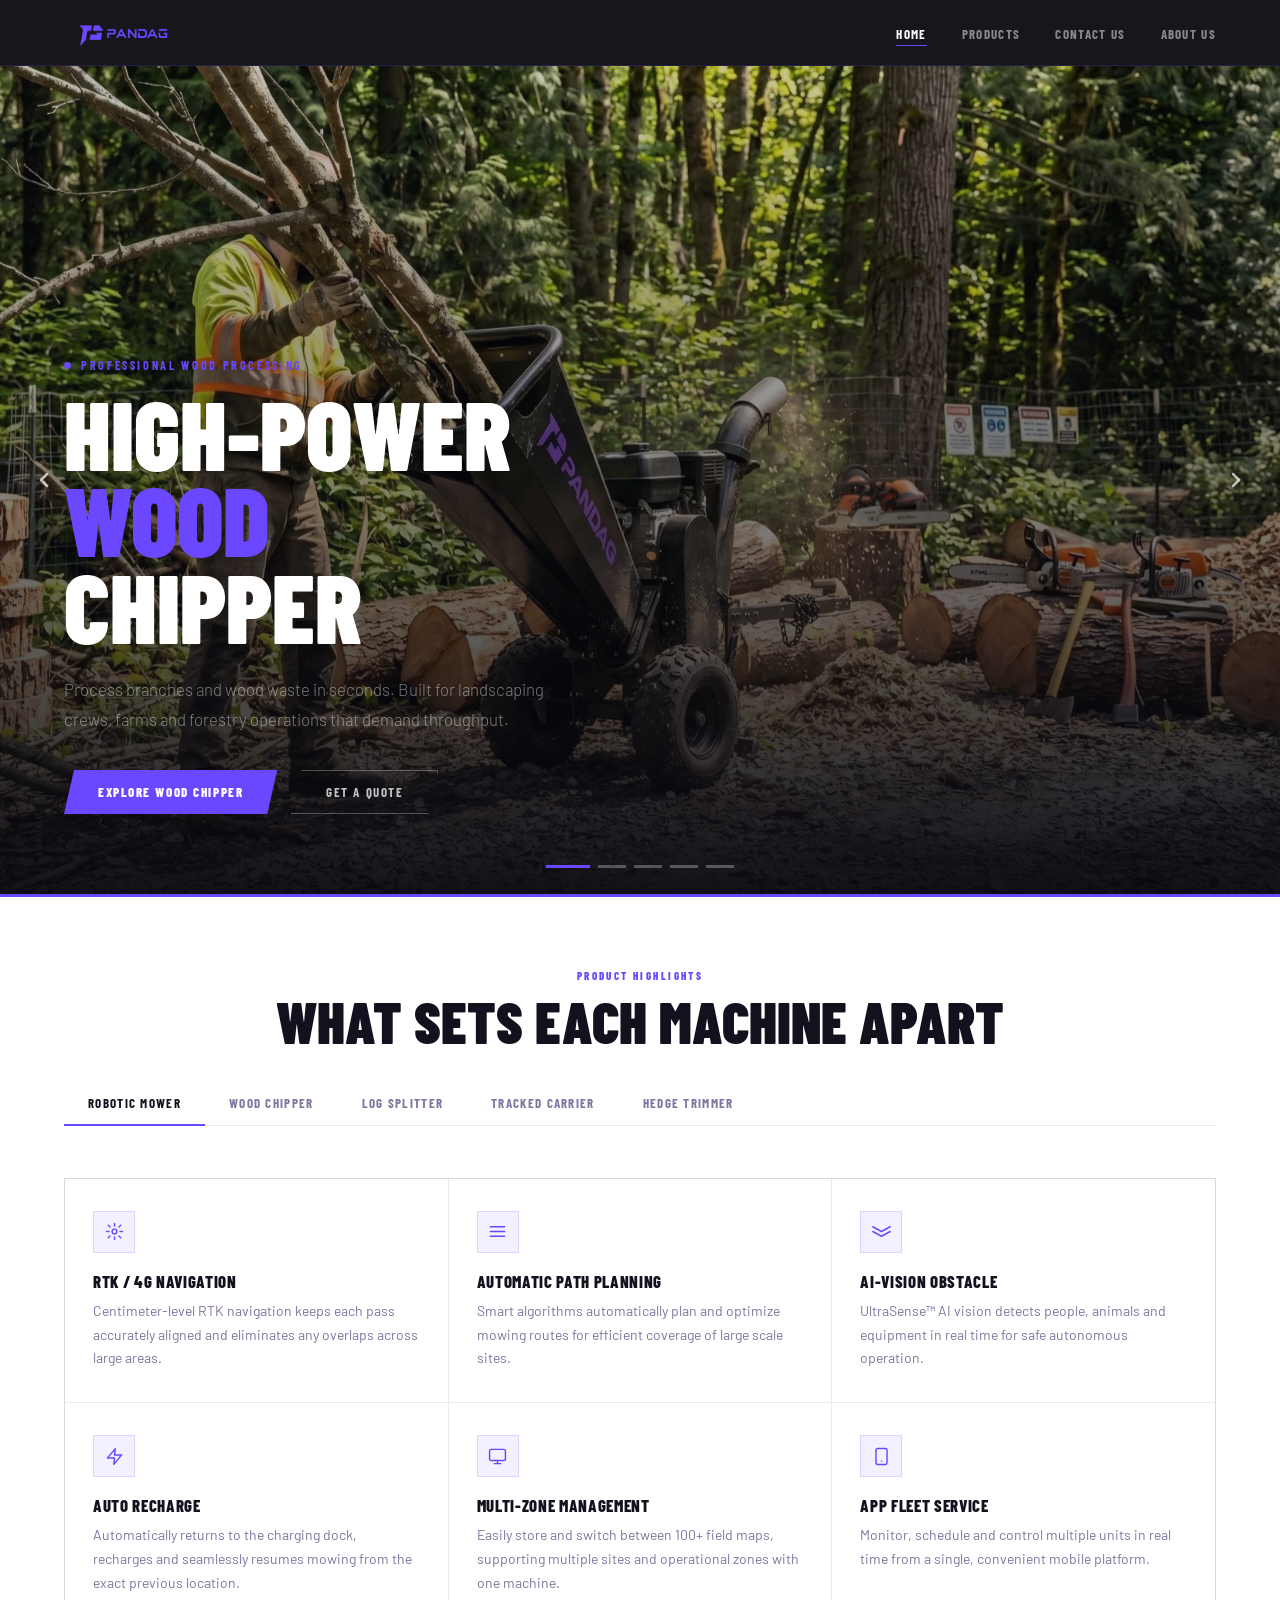
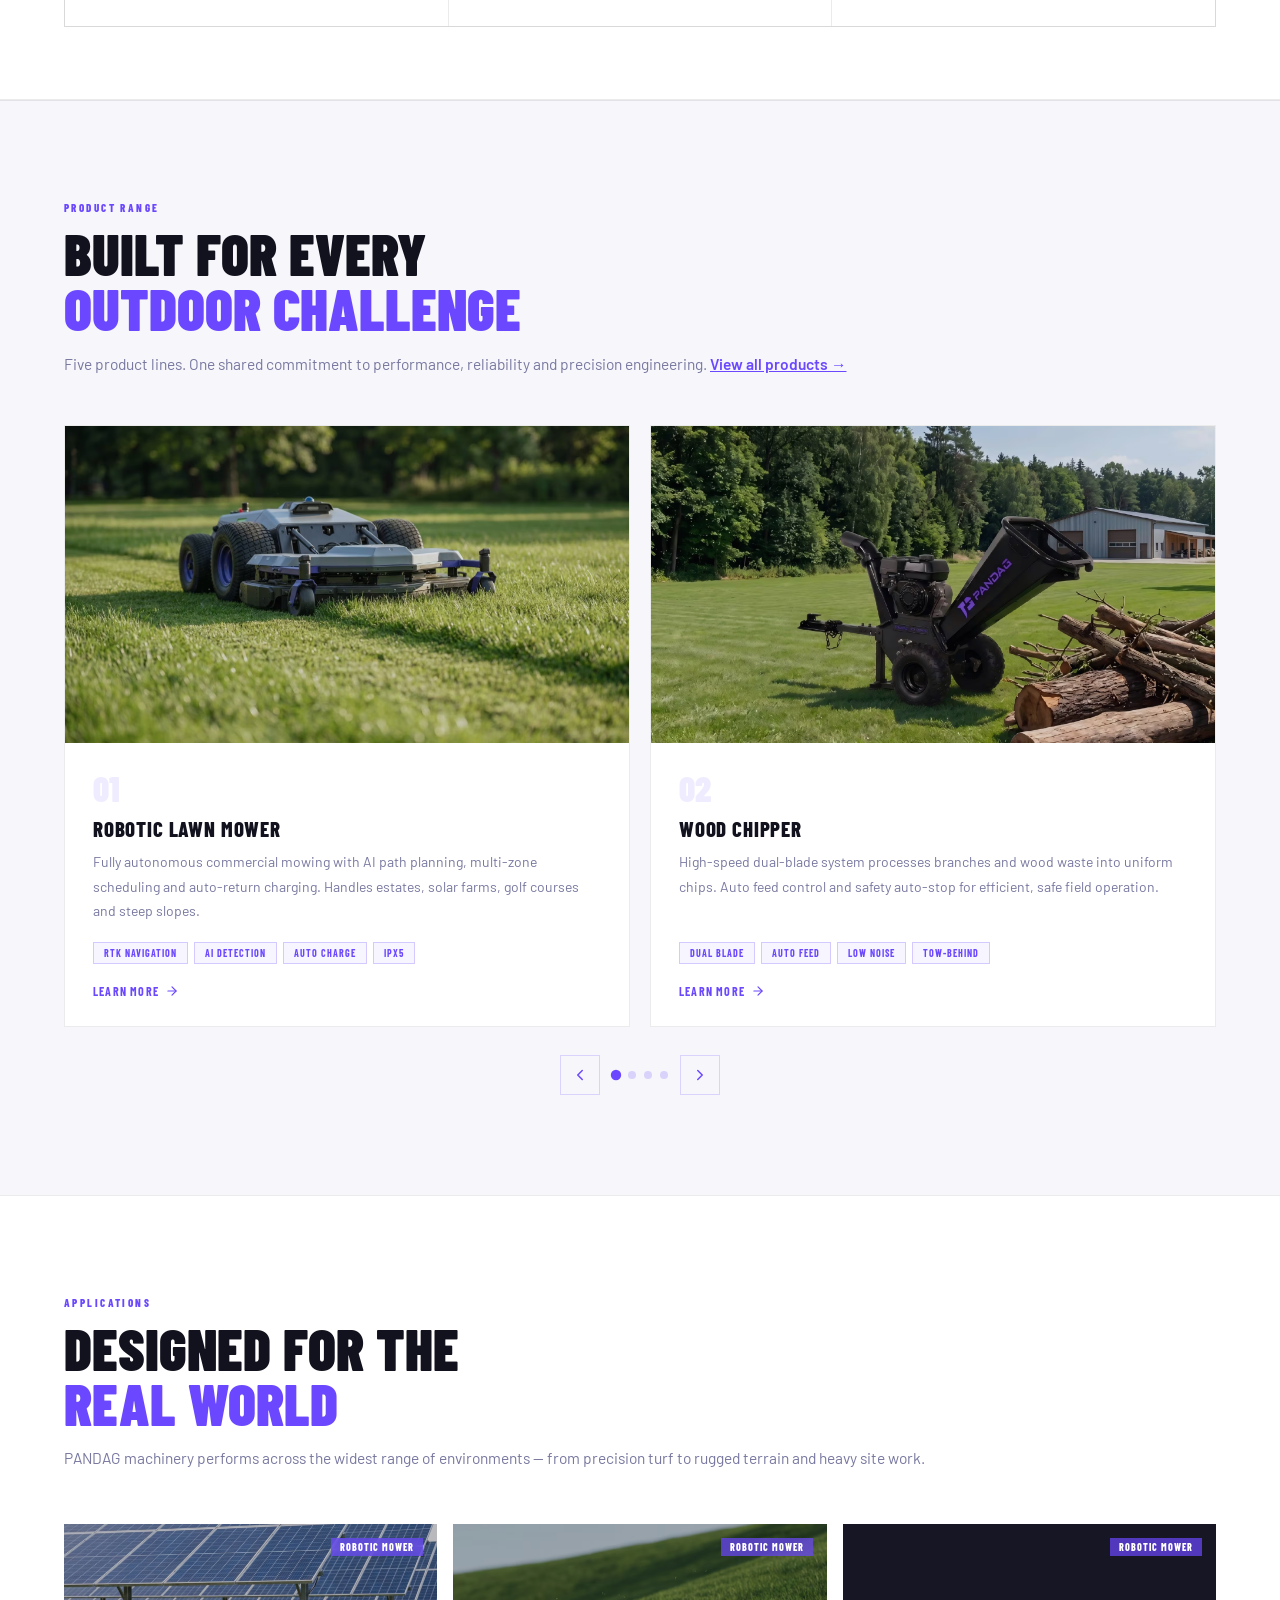
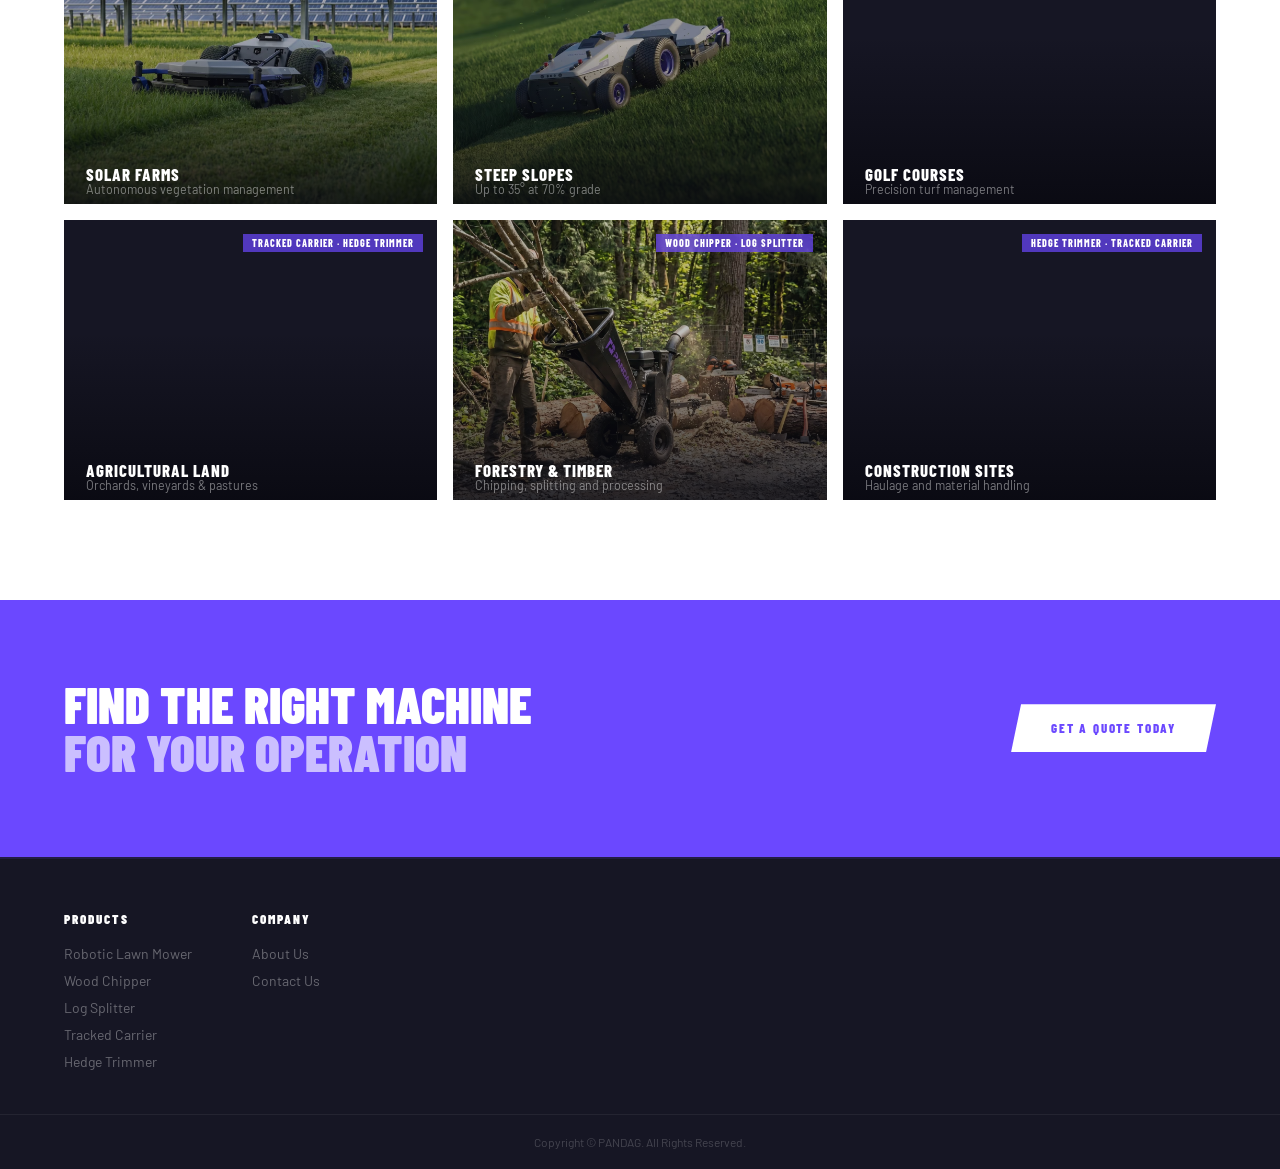
<file: index.html>
<!doctype html>
<html lang="en">
  <head>
    <meta charset="UTF-8" />
    <meta name="viewport" content="width=device-width, initial-scale=1.0" />
    <link
      rel="preload"
      as="image"
      href="images/5.avif"
      type="image/avif"
      fetchpriority="high"
    />
    <title>PANDAG | Intelligent Outdoor Equipment</title>
    <link rel="preconnect" href="https://fonts.googleapis.com" />
    <link
      href="https://fonts.googleapis.com/css2?family=Barlow+Condensed:wght@400;600;700;800;900&family=Barlow:wght@300;400;500;600&display=swap"
      rel="stylesheet"
    />
    <link rel="stylesheet" href="style.css" />
    <style>
      /* ─── HERO SLIDESHOW ─── */
      #home {
        margin-top: 66px;
        height: 92vh;
        min-height: 560px;
        max-height: 900px;
        position: relative;
        overflow: hidden;
      }
      .hero-slides {
        position: absolute;
        inset: 0;
      }
      .hero-slide {
        position: absolute;
        inset: 0;
        opacity: 0;
        transition: opacity 1s ease;
        pointer-events: none;
      }
      .hero-slide.active {
        opacity: 1;
        pointer-events: auto;
      }
      .hero-slide-bg {
        position: absolute;
        inset: 0;
        background: linear-gradient(
          135deg,
          #1a1a2e 0%,
          #0d0d18 50%,
          #141428 100%
        );
      }
      .hero-slide-bg picture {
        display: block;
        width: 100%;
        height: 100%;
      }
      .hero-slide-bg img {
        width: 100%;
        height: 100%;
        object-fit: cover;
        opacity: 0.82;
      }
      .hero-ph {
        position: absolute;
        inset: 0;
        display: flex;
        flex-direction: column;
        align-items: center;
        justify-content: center;
        gap: 12px;
        pointer-events: none;
      }
      .hero-ph svg {
        width: 60px;
        height: 60px;
        color: rgba(255, 255, 255, 0.1);
      }
      .hero-ph span {
        font-family: "Barlow Condensed", sans-serif;
        font-size: 11px;
        letter-spacing: 0.2em;
        text-transform: uppercase;
        color: rgba(255, 255, 255, 0.18);
      }
      .hero-overlay {
        position: absolute;
        inset: 0;
        background: linear-gradient(
          to top,
          rgba(8, 8, 15, 0.95) 0%,
          rgba(8, 8, 15, 0.42) 45%,
          rgba(8, 8, 15, 0.06) 100%
        );
      }
      .hero-slide-content {
        position: absolute;
        inset: 0;
        display: flex;
        align-items: flex-end;
        padding: 0 5vw 80px;
        z-index: 2;
      }
      .hero-text {
        max-width: 860px;
      }
      .hero-eyebrow {
        font-family: "Barlow Condensed", sans-serif;
        font-size: 12px;
        font-weight: 700;
        letter-spacing: 0.22em;
        text-transform: uppercase;
        color: #6b48ff;
        margin-bottom: 18px;
        display: flex;
        align-items: center;
        gap: 10px;
      }
      .pulse {
        width: 7px;
        height: 7px;
        border-radius: 50%;
        background: #6b48ff;
        display: inline-block;
        animation: blink 2s infinite;
        flex-shrink: 0;
      }
      @keyframes blink {
        0%,
        100% {
          opacity: 1;
        }
        50% {
          opacity: 0.2;
        }
      }
      .hero-h1 {
        font-family: "Barlow Condensed", sans-serif;
        font-size: clamp(3.2rem, 7.5vw, 7rem);
        font-weight: 900;
        line-height: 0.9;
        text-transform: uppercase;
        color: #fff;
        margin-bottom: 26px;
      }
      .hero-h1 em {
        font-style: normal;
        color: #6b48ff;
      }
      .hero-sub {
        font-size: 1.05rem;
        font-weight: 300;
        line-height: 1.75;
        color: rgba(255, 255, 255, 0.45);
        max-width: 520px;
        margin-bottom: 36px;
      }
      .hero-btns {
        display: flex;
        gap: 14px;
        flex-wrap: wrap;
      }

      /* Arrow — icon only, border appears on hover */
      .hero-arrow {
        position: absolute;
        top: 50%;
        transform: translateY(-50%);
        z-index: 10;
        width: 48px;
        height: 48px;
        cursor: pointer;
        background: transparent;
        border: 1px solid transparent;
        display: flex;
        align-items: center;
        justify-content: center;
        color: rgba(255, 255, 255, 0.7);
        transition:
          border-color 0.25s,
          background 0.25s,
          color 0.25s;
      }
      .hero-arrow:hover {
        background: rgba(255, 255, 255, 0.12);
        border-color: rgba(255, 255, 255, 0.3);
        color: #fff;
        backdrop-filter: blur(6px);
      }
      .hero-arrow svg {
        width: 24px;
        height: 24px;
      }
      .hero-arrow-left {
        left: 20px;
      }
      .hero-arrow-right {
        right: 20px;
      }

      .hero-dots {
        position: absolute;
        bottom: 26px;
        left: 50%;
        transform: translateX(-50%);
        display: flex;
        gap: 8px;
        z-index: 10;
      }
      .hero-dot {
        width: 28px;
        height: 3px;
        background: rgba(255, 255, 255, 0.28);
        border: none;
        cursor: pointer;
        padding: 0;
        transition:
          background 0.3s,
          width 0.3s;
      }
      .hero-dot.active {
        background: #6b48ff;
        width: 44px;
      }

      /* ─── PRODUCT FEATURES TABS ─── */
      #features {
        background: var(--white);
        border-top: 3px solid #6b48ff;
        border-bottom: 1px solid var(--border);
        padding: 72px 5vw;
      }
      .feat-tabs {
        display: flex;
        gap: 0;
        flex-wrap: wrap;
        margin-bottom: 52px;
        border-bottom: 1px solid var(--border);
      }
      .feat-tab {
        font-family: "Barlow Condensed", sans-serif;
        font-size: 13px;
        font-weight: 700;
        letter-spacing: 0.1em;
        text-transform: uppercase;
        padding: 14px 24px;
        background: transparent;
        border: none;
        color: var(--muted);
        cursor: pointer;
        position: relative;
        transition: color 0.2s;
        white-space: nowrap;
      }
      .feat-tab::after {
        content: "";
        position: absolute;
        bottom: -1px;
        left: 0;
        right: 0;
        height: 2px;
        background: #6b48ff;
        transform: scaleX(0);
        transition: transform 0.25s;
      }
      .feat-tab.active {
        color: var(--text);
      }
      .feat-tab.active::after {
        transform: scaleX(1);
      }
      .feat-panel {
        display: none;
      }
      .feat-panel.active {
        display: grid;
        grid-template-columns: repeat(3, 1fr);
        gap: 1px;
        background: var(--border);
        border: 1px solid var(--border);
      }
      .feat-card {
        background: var(--white);
        padding: 32px 28px;
        position: relative;
        overflow: hidden;
        transition: background 0.3s;
      }
      .feat-card::after {
        content: "";
        position: absolute;
        bottom: 0;
        left: 0;
        right: 0;
        height: 2px;
        background: #6b48ff;
        transform: scaleX(0);
        transform-origin: left;
        transition: transform 0.4s;
      }
      .feat-card:hover {
        background: rgba(107, 72, 255, 0.03);
      }
      .feat-card:hover::after {
        transform: scaleX(1);
      }
      .feat-icon {
        width: 42px;
        height: 42px;
        background: rgba(107, 72, 255, 0.08);
        border: 1px solid rgba(107, 72, 255, 0.18);
        display: flex;
        align-items: center;
        justify-content: center;
        color: #6b48ff;
        margin-bottom: 18px;
      }
      .feat-icon svg {
        width: 19px;
        height: 19px;
      }
      .feat-title {
        font-family: "Barlow Condensed", sans-serif;
        font-size: 1.05rem;
        font-weight: 800;
        text-transform: uppercase;
        letter-spacing: 0.04em;
        color: var(--text);
        margin-bottom: 8px;
      }
      .feat-desc {
        font-size: 0.875rem;
        color: var(--muted);
        line-height: 1.7;
      }

      /* ─── PRODUCT CAROUSEL ─── */
      #products {
        background: var(--off-white);
        border-top: 1px solid var(--border);
        padding: 100px 5vw;
      }
      .products-header {
        margin-bottom: 48px;
      }
      .carousel-wrap {
        position: relative;
      }
      .carousel-track-outer {
        overflow: hidden;
      }
      .carousel-track {
        display: flex;
        gap: 20px;
        transition: transform 0.45s cubic-bezier(0.4, 0, 0.2, 1);
      }
      .product-card {
        background: var(--white);
        border: 1px solid var(--border);
        overflow: hidden;
        display: flex;
        flex-direction: column;
        position: relative;
        flex-shrink: 0;
        width: calc(50% - 10px);
        transition:
          box-shadow 0.3s,
          border-color 0.3s;
      }
      .product-card::before {
        content: "";
        position: absolute;
        top: 0;
        left: 0;
        right: 0;
        height: 3px;
        background: #6b48ff;
        transform: scaleX(0);
        transform-origin: left;
        transition: transform 0.45s;
        z-index: 1;
      }
      .product-card:hover {
        box-shadow: 0 8px 36px rgba(107, 72, 255, 0.1);
        border-color: rgba(107, 72, 255, 0.2);
      }
      .product-card:hover::before {
        transform: scaleX(1);
      }
      .product-img-wrap {
        width: 100%;
        aspect-ratio: 16/9;
        overflow: hidden;
        background: var(--dark2);
        position: relative;
        flex-shrink: 0;
      }
      .product-img-wrap picture {
        display: block;
        width: 100%;
        height: 100%;
      }
      .product-img-wrap img {
        width: 100%;
        height: 100%;
        object-fit: cover;
        opacity: 0.85;
        transition:
          transform 0.5s,
          opacity 0.3s;
      }
      .product-card:hover .product-img-wrap img {
        transform: scale(1.04);
        opacity: 1;
      }
      .product-img-ph {
        position: absolute;
        inset: 0;
        display: flex;
        flex-direction: column;
        align-items: center;
        justify-content: center;
        gap: 10px;
      }
      .product-img-ph svg {
        width: 50px;
        height: 50px;
        color: #6b48ff;
        opacity: 0.28;
      }
      .product-img-ph span {
        font-family: "Barlow Condensed", sans-serif;
        font-size: 10px;
        letter-spacing: 0.18em;
        text-transform: uppercase;
        color: rgba(255, 255, 255, 0.22);
      }
      .product-body {
        padding: 28px;
        flex: 1;
        display: flex;
        flex-direction: column;
      }
      .product-num {
        font-family: "Barlow Condensed", sans-serif;
        font-size: 2.2rem;
        font-weight: 900;
        color: rgba(107, 72, 255, 0.1);
        line-height: 1;
        margin-bottom: 10px;
      }
      .product-name {
        font-family: "Barlow Condensed", sans-serif;
        font-size: 1.3rem;
        font-weight: 800;
        text-transform: uppercase;
        letter-spacing: 0.04em;
        color: var(--text);
        margin-bottom: 9px;
      }
      .product-desc {
        font-size: 0.875rem;
        color: var(--muted);
        line-height: 1.75;
        margin-bottom: 18px;
        flex: 1;
      }
      .product-tags {
        display: flex;
        flex-wrap: wrap;
        gap: 6px;
        margin-bottom: 20px;
      }
      .tag {
        font-family: "Barlow Condensed", sans-serif;
        font-size: 10px;
        font-weight: 700;
        letter-spacing: 0.1em;
        text-transform: uppercase;
        padding: 4px 10px;
        border: 1px solid rgba(107, 72, 255, 0.25);
        color: #6b48ff;
        background: rgba(107, 72, 255, 0.05);
      }
      .product-cta {
        font-family: "Barlow Condensed", sans-serif;
        font-size: 12px;
        font-weight: 700;
        letter-spacing: 0.1em;
        text-transform: uppercase;
        color: #6b48ff;
        text-decoration: none;
        display: inline-flex;
        align-items: center;
        gap: 6px;
        transition: gap 0.2s;
      }
      .product-cta:hover {
        gap: 10px;
      }
      .product-cta svg {
        width: 14px;
        height: 14px;
      }

      .carousel-controls {
        display: flex;
        align-items: center;
        gap: 12px;
        margin-top: 28px;
        justify-content: center;
      }
      .carousel-btn {
        width: 40px;
        height: 40px;
        border: 1px solid var(--border-brand);
        background: transparent;
        color: #6b48ff;
        cursor: pointer;
        display: flex;
        align-items: center;
        justify-content: center;
        transition:
          background 0.2s,
          color 0.2s;
      }
      .carousel-btn:hover {
        background: #6b48ff;
        color: #fff;
      }
      .carousel-btn svg {
        width: 18px;
        height: 18px;
      }
      .carousel-dots {
        display: flex;
        gap: 8px;
      }
      .carousel-dot {
        width: 8px;
        height: 8px;
        border-radius: 50%;
        background: rgba(107, 72, 255, 0.2);
        border: none;
        cursor: pointer;
        transition:
          background 0.2s,
          transform 0.2s;
        padding: 0;
      }
      .carousel-dot.active {
        background: #6b48ff;
        transform: scale(1.3);
      }

      /* ─── SCENARIOS ─── */
      #scenarios {
        background: var(--white);
        border-top: 1px solid var(--border);
        padding: 100px 5vw;
      }
      .scenarios-grid {
        display: grid;
        grid-template-columns: repeat(3, 1fr);
        gap: 16px;
        margin-top: 52px;
      }
      .scenario-card {
        position: relative;
        overflow: hidden;
        aspect-ratio: 4/3;
        background: var(--dark2);
      }
      .scenario-card picture {
        position: absolute;
        inset: 0;
        width: 100%;
        height: 100%;
        display: block;
      }
      .scenario-photo {
        width: 100%;
        height: 100%;
        object-fit: cover;
        opacity: 0.72;
        transition:
          transform 0.5s,
          opacity 0.4s;
      }
      .scenario-card:hover .scenario-photo {
        transform: scale(1.04);
        opacity: 0.88;
      }
      .scenario-overlay {
        position: absolute;
        inset: 0;
        background: linear-gradient(
          to top,
          rgba(8, 8, 15, 0.82) 0%,
          transparent 60%
        );
      }
      .scenario-label {
        position: absolute;
        bottom: 20px;
        left: 22px;
        font-family: "Barlow Condensed", sans-serif;
        font-weight: 800;
        font-size: 1.05rem;
        text-transform: uppercase;
        letter-spacing: 0.06em;
        color: #fff;
      }
      .scenario-sub {
        position: absolute;
        bottom: 8px;
        left: 22px;
        font-size: 0.78rem;
        color: rgba(255, 255, 255, 0.45);
      }
      .scenario-ph {
        width: 100%;
        height: 100%;
        display: flex;
        flex-direction: column;
        align-items: center;
        justify-content: center;
        gap: 10px;
      }
      .scenario-ph svg {
        width: 40px;
        height: 40px;
        color: rgba(255, 255, 255, 0.14);
      }
      .scenario-ph span {
        font-family: "Barlow Condensed", sans-serif;
        font-size: 10px;
        letter-spacing: 0.16em;
        text-transform: uppercase;
        color: rgba(255, 255, 255, 0.18);
      }
      .scenario-badge {
        position: absolute;
        top: 14px;
        right: 14px;
        font-family: "Barlow Condensed", sans-serif;
        font-size: 10px;
        font-weight: 800;
        letter-spacing: 0.1em;
        text-transform: uppercase;
        color: #fff;
        background: rgba(107, 72, 255, 0.7);
        backdrop-filter: blur(4px);
        padding: 3px 9px;
      }

      /* ─── CTA BANNER ─── */
      #cta {
        background: var(--brand);
        padding: 80px 5vw;
        display: flex;
        align-items: center;
        justify-content: space-between;
        gap: 32px;
        flex-wrap: wrap;
      }
      .cta-h2 {
        font-family: "Barlow Condensed", sans-serif;
        font-size: clamp(2rem, 4vw, 3.2rem);
        font-weight: 900;
        text-transform: uppercase;
        color: #fff;
        line-height: 0.95;
      }
      .cta-h2 span {
        opacity: 0.65;
      }

      /* ─── RESPONSIVE ─── */
      @media (max-width: 1020px) {
        .feat-panel.active {
          grid-template-columns: 1fr 1fr;
        }
        .product-card {
          width: calc(80% - 10px);
        }
        .scenarios-grid {
          grid-template-columns: 1fr 1fr;
        }
      }
      @media (max-width: 720px) {
        .feat-panel.active {
          grid-template-columns: 1fr;
        }
        .product-card {
          width: calc(92% - 10px);
        }
        .scenarios-grid {
          grid-template-columns: 1fr;
        }
        #cta {
          flex-direction: column;
        }
      }
    </style>
  </head>
  <body>
    <!-- NAV -->
    <nav>
      <a href="index.html" class="nav-logo">
        <img
          src="logo-07.png"
          alt="PANDAG"
          onerror="
            this.style.display = 'none';
            this.nextElementSibling.style.display = 'block';
          "
        />
        <span class="nav-logo-text">PANDAG</span>
      </a>
      <ul class="nav-links">
        <li><a href="index.html" class="active">Home</a></li>
        <li><a href="products.html">Products</a></li>
        <li><a href="contact.html">Contact Us</a></li>
        <li><a href="about.html">About Us</a></li>
      </ul>
    </nav>

    <!-- ═══ HERO SLIDESHOW ═══ -->
    <section id="home">
      <div class="hero-slides" id="heroSlides">
        <!-- Slide 1: Wood Chipper (images/5) -->
        <div class="hero-slide active">
          <div class="hero-slide-bg">
            <picture>
              <source type="image/avif" srcset="images/5.avif" />
              <source type="image/webp" srcset="images/5.webp" />
              <img
                src="images/5.jpg"
                alt="High-Power Wood Chipper"
                fetchpriority="high"
                decoding="async"
              />
            </picture>
          </div>
          <div class="hero-overlay"></div>
          <div class="hero-slide-content">
            <div class="hero-text">
              <div class="hero-eyebrow">
                <span class="pulse"></span> Professional Wood Processing
              </div>
              <h1 class="hero-h1">
                High-Power<br /><em>Wood</em><br />Chipper
              </h1>
              <p class="hero-sub">
                Process branches and wood waste in seconds. Built for
                landscaping crews, farms and forestry operations that demand
                throughput.
              </p>
              <div class="hero-btns">
                <a href="products.html" class="btn-primary"
                  >Explore Wood Chipper</a
                >
                <a href="contact.html" class="btn-ghost">Get a Quote</a>
              </div>
            </div>
          </div>
        </div>

        <!-- Slide 2: Robotic Mower (images/3) -->
        <div class="hero-slide">
          <div class="hero-slide-bg">
            <picture>
              <source type="image/avif" data-srcset="images/3.avif" />
              <source type="image/webp" data-srcset="images/3.webp" />
              <img
                data-src="images/3.jpg"
                alt="Intelligent Robotic Mowing"
                decoding="async"
              />
            </picture>
          </div>
          <div class="hero-overlay"></div>
          <div class="hero-slide-content">
            <div class="hero-text">
              <div class="hero-eyebrow">
                <span class="pulse"></span> Autonomous Commercial Robotic Mower
              </div>
              <h1 class="hero-h1">
                Intelligent<br /><em>Robotic</em><br />Mowing
              </h1>
              <p class="hero-sub">
                PANDAG G1 — fully autonomous commercial mower built for
                large-scale turf. AI-guided. All-weather. Zero-operator.
              </p>
              <div class="hero-btns">
                <a href="products.html" class="btn-primary">Explore the G1</a>
                <a href="contact.html" class="btn-ghost">Get a Quote</a>
              </div>
            </div>
          </div>
        </div>

        <!-- Slide 3: Log Splitter (images/4) -->
        <div class="hero-slide">
          <div class="hero-slide-bg">
            <picture>
              <source type="image/avif" data-srcset="images/4.avif" />
              <source type="image/webp" data-srcset="images/4.webp" />
              <img
                data-src="images/4.jpg"
                alt="Hydraulic Log Splitter"
                decoding="async"
              />
            </picture>
          </div>
          <div class="hero-overlay"></div>
          <div class="hero-slide-content">
            <div class="hero-text">
              <div class="hero-eyebrow">
                <span class="pulse"></span> Hydraulic Log Splitter
              </div>
              <h1 class="hero-h1">
                Split Logs<br /><em>Effortlessly</em><br />Every Time
              </h1>
              <p class="hero-sub">
                Hydraulic-driven force handles large-diameter logs with ease.
                Safety interlock and compact design, ready for residential and
                commercial use.
              </p>
              <div class="hero-btns">
                <a href="products.html" class="btn-primary"
                  >Explore Log Splitter</a
                >
                <a href="contact.html" class="btn-ghost">Get a Quote</a>
              </div>
            </div>
          </div>
        </div>

        <!-- Slide 4: Tracked Carrier (images/2) -->
        <div class="hero-slide">
          <div class="hero-slide-bg">
            <picture>
              <source type="image/avif" data-srcset="images/2.avif" />
              <source type="image/webp" data-srcset="images/2.webp" />
              <img
                data-src="images/2.jpg"
                alt="Full-Terrain Tracked Carrier"
                decoding="async"
              />
            </picture>
          </div>
          <div class="hero-overlay"></div>
          <div class="hero-slide-content">
            <div class="hero-text">
              <div class="hero-eyebrow">
                <span class="pulse"></span> Full-Terrain Tracked Carrier
              </div>
              <h1 class="hero-h1">
                Carry More.<br /><em>Go Further.</em><br />No Limits.
              </h1>
              <p class="hero-sub">
                Rubber track chassis built for hillsides, mud and rough terrain
                — where wheeled vehicles simply cannot go.
              </p>
              <div class="hero-btns">
                <a href="products.html" class="btn-primary"
                  >Explore Tracked Carrier</a
                >
                <a href="contact.html" class="btn-ghost">Get a Quote</a>
              </div>
            </div>
          </div>
        </div>

        <!-- Slide 5: Hedge Trimmer (images/1) -->
        <div class="hero-slide">
          <div class="hero-slide-bg">
            <picture>
              <source type="image/avif" data-srcset="images/1.avif" />
              <source type="image/webp" data-srcset="images/1.webp" />
              <img
                data-src="images/1.jpg"
                alt="Professional Hedge Trimmer"
                decoding="async"
              />
            </picture>
          </div>
          <div class="hero-overlay"></div>
          <div class="hero-slide-content">
            <div class="hero-text">
              <div class="hero-eyebrow">
                <span class="pulse"></span> Professional Hedge Trimmer
              </div>
              <h1 class="hero-h1">
                Trim, Shape<br /><em>&amp; Define</em><br />Any Boundary.
              </h1>
              <p class="hero-sub">
                Pure electric power. High-capacity tipping for quarries, farms
                and construction sites.
              </p>
              <div class="hero-btns">
                <a href="products.html" class="btn-primary"
                  >Explore Hedge Trimmer</a
                >
                <a href="contact.html" class="btn-ghost">Get a Quote</a>
              </div>
            </div>
          </div>
        </div>
      </div>
      <!-- /slides -->

      <button
        class="hero-arrow hero-arrow-left"
        id="heroPrev"
        aria-label="Previous"
      >
        <svg
          viewBox="0 0 24 24"
          fill="none"
          stroke="currentColor"
          stroke-width="2.5"
          stroke-linecap="round"
          stroke-linejoin="round"
        >
          <polyline points="15 18 9 12 15 6" />
        </svg>
      </button>
      <button
        class="hero-arrow hero-arrow-right"
        id="heroNext"
        aria-label="Next"
      >
        <svg
          viewBox="0 0 24 24"
          fill="none"
          stroke="currentColor"
          stroke-width="2.5"
          stroke-linecap="round"
          stroke-linejoin="round"
        >
          <polyline points="9 18 15 12 9 6" />
        </svg>
      </button>
      <div class="hero-dots" id="heroDots"></div>
    </section>

    <!-- ═══ PRODUCT FEATURES TABS ═══ -->
    <section id="features">
      <div class="fade-up" style="text-align: center; margin-bottom: 0">
        <div class="section-tag">Product Highlights</div>
        <h2 class="section-h2">What Sets Each Machine Apart</h2>
      </div>
      <div class="fade-up">
        <div class="feat-tabs" style="margin-top: 32px">
          <button
            class="feat-tab active"
            onclick="switchTab(this, 'tab-mower')"
          >
            Robotic Mower
          </button>
          <button class="feat-tab" onclick="switchTab(this, 'tab-chipper')">
            Wood Chipper
          </button>
          <button class="feat-tab" onclick="switchTab(this, 'tab-splitter')">
            Log Splitter
          </button>
          <button class="feat-tab" onclick="switchTab(this, 'tab-carrier')">
            Tracked Carrier
          </button>
          <button class="feat-tab" onclick="switchTab(this, 'tab-tipper')">
            Hedge Trimmer
          </button>
        </div>

        <!-- Mower -->
        <div id="tab-mower" class="feat-panel active">
          <div class="feat-card">
            <div class="feat-icon">
              <svg
                viewBox="0 0 24 24"
                fill="none"
                stroke="currentColor"
                stroke-width="1.8"
                stroke-linecap="round"
                stroke-linejoin="round"
              >
                <circle cx="12" cy="12" r="3" />
                <path
                  d="M12 2v3M12 19v3M4.22 4.22l2.12 2.12M17.66 17.66l2.12 2.12M2 12h3M19 12h3M4.22 19.78l2.12-2.12M17.66 6.34l2.12-2.12"
                />
              </svg>
            </div>
            <div class="feat-title">RTK / 4G Navigation</div>
            <div class="feat-desc">
              Centimeter-level RTK navigation keeps each pass accurately aligned
              and eliminates any overlaps across large areas.
            </div>
          </div>
          <div class="feat-card">
            <div class="feat-icon">
              <svg
                viewBox="0 0 24 24"
                fill="none"
                stroke="currentColor"
                stroke-width="1.8"
                stroke-linecap="round"
                stroke-linejoin="round"
              >
                <path d="M3 12l18 0M3 6l18 0M3 18l18 0" />
              </svg>
            </div>
            <div class="feat-title">Automatic Path Planning</div>
            <div class="feat-desc">
              Smart algorithms automatically plan and optimize mowing routes for
              efficient coverage of large scale sites.
            </div>
          </div>
          <div class="feat-card">
            <div class="feat-icon">
              <svg
                viewBox="0 0 24 24"
                fill="none"
                stroke="currentColor"
                stroke-width="1.8"
                stroke-linecap="round"
                stroke-linejoin="round"
              >
                <path d="M1 6l11 6 11-6M1 12l11 6 11-6" />
              </svg>
            </div>
            <div class="feat-title">AI-Vision Obstacle</div>
            <div class="feat-desc">
              UltraSense™ AI vision detects people, animals and equipment in
              real time for safe autonomous operation.
            </div>
          </div>
          <div class="feat-card">
            <div class="feat-icon">
              <svg
                viewBox="0 0 24 24"
                fill="none"
                stroke="currentColor"
                stroke-width="1.8"
                stroke-linecap="round"
                stroke-linejoin="round"
              >
                <path d="M13 2L3 14h9l-1 8 10-12h-9l1-8z" />
              </svg>
            </div>
            <div class="feat-title">Auto Recharge</div>
            <div class="feat-desc">
              Automatically returns to the charging dock, recharges and
              seamlessly resumes mowing from the exact previous location.
            </div>
          </div>
          <div class="feat-card">
            <div class="feat-icon">
              <svg
                viewBox="0 0 24 24"
                fill="none"
                stroke="currentColor"
                stroke-width="1.8"
                stroke-linecap="round"
                stroke-linejoin="round"
              >
                <rect x="2" y="3" width="20" height="14" rx="2" />
                <path d="M8 21h8M12 17v4" />
              </svg>
            </div>
            <div class="feat-title">Multi-Zone Management</div>
            <div class="feat-desc">
              Easily store and switch between 100+ field maps, supporting
              multiple sites and operational zones with one machine.
            </div>
          </div>
          <div class="feat-card">
            <div class="feat-icon">
              <svg
                viewBox="0 0 24 24"
                fill="none"
                stroke="currentColor"
                stroke-width="1.8"
                stroke-linecap="round"
                stroke-linejoin="round"
              >
                <rect x="5" y="2" width="14" height="20" rx="2" />
                <path d="M12 18h.01" />
              </svg>
            </div>
            <div class="feat-title">App Fleet Service</div>
            <div class="feat-desc">
              Monitor, schedule and control multiple units in real time from a
              single, convenient mobile platform.
            </div>
          </div>
        </div>

        <!-- Chipper -->
        <div id="tab-chipper" class="feat-panel">
          <div class="feat-card">
            <div class="feat-icon">
              <svg
                viewBox="0 0 24 24"
                fill="none"
                stroke="currentColor"
                stroke-width="1.8"
                stroke-linecap="round"
                stroke-linejoin="round"
              >
                <circle cx="12" cy="12" r="10" />
                <path d="M12 8v4l3 3" />
              </svg>
            </div>
            <div class="feat-title">High-Speed Dual Blades</div>
            <div class="feat-desc">
              Counter-rotating hardened steel blades spin at high RPM to chip
              branches up to 100mm diameter into uniform mulch in seconds.
            </div>
          </div>
          <div class="feat-card">
            <div class="feat-icon">
              <svg
                viewBox="0 0 24 24"
                fill="none"
                stroke="currentColor"
                stroke-width="1.8"
                stroke-linecap="round"
                stroke-linejoin="round"
              >
                <path d="M22 11.08V12a10 10 0 11-5.93-9.14" />
                <polyline points="22 4 12 14.01 9 11.01" />
              </svg>
            </div>
            <div class="feat-title">Auto Feed Control</div>
            <div class="feat-desc">
              Intelligent feed-roller speed adjusts automatically to material
              thickness — prevents jamming and maintains consistent throughput
              without operator adjustment.
            </div>
          </div>
          <div class="feat-card">
            <div class="feat-icon">
              <svg
                viewBox="0 0 24 24"
                fill="none"
                stroke="currentColor"
                stroke-width="1.8"
                stroke-linecap="round"
                stroke-linejoin="round"
              >
                <path d="M12 22s8-4 8-10V5l-8-3-8 3v7c0 6 8 10 8 10z" />
              </svg>
            </div>
            <div class="feat-title">Safety Auto-Stop</div>
            <div class="feat-desc">
              Reverse-feed emergency stop activates instantly if an obstruction
              or unsafe condition is detected — protecting the operator and the
              machine.
            </div>
          </div>
          <div class="feat-card">
            <div class="feat-icon">
              <svg
                viewBox="0 0 24 24"
                fill="none"
                stroke="currentColor"
                stroke-width="1.8"
                stroke-linecap="round"
                stroke-linejoin="round"
              >
                <path
                  d="M18 8h1a4 4 0 010 8h-1M2 8h16v9a4 4 0 01-4 4H6a4 4 0 01-4-4V8z"
                />
                <line x1="6" y1="1" x2="6" y2="4" />
                <line x1="10" y1="1" x2="10" y2="4" />
                <line x1="14" y1="1" x2="14" y2="4" />
              </svg>
            </div>
            <div class="feat-title">Low Noise Motor</div>
            <div class="feat-desc">
              Optimised blade geometry and vibration-damped housing reduce
              operating noise to levels suitable for residential neighbourhoods
              and noise-sensitive sites.
            </div>
          </div>
          <div class="feat-card">
            <div class="feat-icon">
              <svg
                viewBox="0 0 24 24"
                fill="none"
                stroke="currentColor"
                stroke-width="1.8"
                stroke-linecap="round"
                stroke-linejoin="round"
              >
                <circle cx="12" cy="12" r="10" />
                <line x1="2" y1="12" x2="22" y2="12" />
                <path
                  d="M12 2a15.3 15.3 0 014 10 15.3 15.3 0 01-4 10 15.3 15.3 0 01-4-10 15.3 15.3 0 014-10z"
                />
              </svg>
            </div>
            <div class="feat-title">Tow-Behind Design</div>
            <div class="feat-desc">
              Standard tow hitch attaches to any farm vehicle or tractor for
              easy repositioning across large sites without manual carrying.
            </div>
          </div>
          <div class="feat-card">
            <div class="feat-icon">
              <svg
                viewBox="0 0 24 24"
                fill="none"
                stroke="currentColor"
                stroke-width="1.8"
                stroke-linecap="round"
                stroke-linejoin="round"
              >
                <rect x="1" y="3" width="15" height="13" rx="1" />
                <polygon points="16 8 20 8 23 11 23 16 16 16 16 8" />
                <circle cx="5.5" cy="18.5" r="2.5" />
                <circle cx="18.5" cy="18.5" r="2.5" />
              </svg>
            </div>
            <div class="feat-title">Large Capacity Collection</div>
            <div class="feat-desc">
              Wide-mouth discharge chute directs chips into a collection bag or
              trailer. Minimise ground mess and make clean-up part of the
              chipping workflow.
            </div>
          </div>
        </div>

        <!-- Splitter -->
        <div id="tab-splitter" class="feat-panel">
          <div class="feat-card">
            <div class="feat-icon">
              <svg
                viewBox="0 0 24 24"
                fill="none"
                stroke="currentColor"
                stroke-width="1.8"
                stroke-linecap="round"
                stroke-linejoin="round"
              >
                <path
                  d="M18 3a3 3 0 00-3 3v12a3 3 0 003 3 3 3 0 003-3 3 3 0 00-3-3H6a3 3 0 00-3 3 3 3 0 003 3 3 3 0 003-3V6a3 3 0 00-3-3 3 3 0 00-3 3 3 3 0 003 3h12a3 3 0 003-3 3 3 0 00-3-3z"
                />
              </svg>
            </div>
            <div class="feat-title">High-Force Hydraulic Cylinder</div>
            <div class="feat-desc">
              Precision hydraulic ram delivers powerful, consistent splitting
              force through even the most gnarled hardwood — no stalling, no
              partial splits.
            </div>
          </div>
          <div class="feat-card">
            <div class="feat-icon">
              <svg
                viewBox="0 0 24 24"
                fill="none"
                stroke="currentColor"
                stroke-width="1.8"
                stroke-linecap="round"
                stroke-linejoin="round"
              >
                <path d="M12 22s8-4 8-10V5l-8-3-8 3v7c0 6 8 10 8 10z" />
              </svg>
            </div>
            <div class="feat-title">Two-Hand Safety Interlock</div>
            <div class="feat-desc">
              Both control levers must be engaged simultaneously to activate the
              ram — a certified safety design that prevents single-hand or
              accidental operation.
            </div>
          </div>
          <div class="feat-card">
            <div class="feat-icon">
              <svg
                viewBox="0 0 24 24"
                fill="none"
                stroke="currentColor"
                stroke-width="1.8"
                stroke-linecap="round"
                stroke-linejoin="round"
              >
                <polyline points="17 1 21 5 17 9" />
                <path d="M3 11V9a4 4 0 014-4h14M7 23l-4-4 4-4" />
                <path d="M21 13v2a4 4 0 01-4 4H3" />
              </svg>
            </div>
            <div class="feat-title">Horizontal & Vertical Modes</div>
            <div class="feat-desc">
              Convert between horizontal and vertical splitting positions in
              seconds — horizontal for speed, vertical for heavy rounds too
              large to lift onto the beam.
            </div>
          </div>
          <div class="feat-card">
            <div class="feat-icon">
              <svg
                viewBox="0 0 24 24"
                fill="none"
                stroke="currentColor"
                stroke-width="1.8"
                stroke-linecap="round"
                stroke-linejoin="round"
              >
                <rect x="1" y="3" width="15" height="13" rx="1" />
                <polygon points="16 8 20 8 23 11 23 16 16 16 16 8" />
                <circle cx="5.5" cy="18.5" r="2.5" />
                <circle cx="18.5" cy="18.5" r="2.5" />
              </svg>
            </div>
            <div class="feat-title">Towable Frame</div>
            <div class="feat-desc">
              Road-legal tow hitch and fold-down log cradle mean the splitter
              travels with you — from woodlot to barn to storage without a
              trailer.
            </div>
          </div>
          <div class="feat-card">
            <div class="feat-icon">
              <svg
                viewBox="0 0 24 24"
                fill="none"
                stroke="currentColor"
                stroke-width="1.8"
                stroke-linecap="round"
                stroke-linejoin="round"
              >
                <circle cx="12" cy="12" r="10" />
                <path d="M12 8v4l3 3" />
              </svg>
            </div>
            <div class="feat-title">Fast Cycle Time</div>
            <div class="feat-desc">
              Rapid-return hydraulic valve minimises dead time between strokes —
              keeping throughput high for commercial firewood and timber
              operations.
            </div>
          </div>
          <div class="feat-card">
            <div class="feat-icon">
              <svg
                viewBox="0 0 24 24"
                fill="none"
                stroke="currentColor"
                stroke-width="1.8"
                stroke-linecap="round"
                stroke-linejoin="round"
              >
                <path
                  d="M14.5 10c-.83 0-1.5-.67-1.5-1.5v-5c0-.83.67-1.5 1.5-1.5s1.5.67 1.5 1.5v5c0 .83-.67 1.5-1.5 1.5z"
                />
                <path
                  d="M20.5 10H19V8.5c0-.83.67-1.5 1.5-1.5s1.5.67 1.5 1.5-.67 1.5-1.5 1.5z"
                />
                <path
                  d="M9.5 14c.83 0 1.5.67 1.5 1.5v5c0 .83-.67 1.5-1.5 1.5S8 21.33 8 20.5v-5c0-.83.67-1.5 1.5-1.5z"
                />
                <path
                  d="M3.5 14H5v1.5c0 .83-.67 1.5-1.5 1.5S2 16.33 2 15.5 2.67 14 3.5 14z"
                />
                <path
                  d="M14 14.5c0-.83.67-1.5 1.5-1.5h5c.83 0 1.5.67 1.5 1.5s-.67 1.5-1.5 1.5h-5c-.83 0-1.5-.67-1.5-1.5z"
                />
                <path
                  d="M15.5 19H14v1.5c0 .83.67 1.5 1.5 1.5s1.5-.67 1.5-1.5-.67-1.5-1.5-1.5z"
                />
                <path
                  d="M10 9.5C10 8.67 9.33 8 8.5 8h-5C2.67 8 2 8.67 2 9.5S2.67 11 3.5 11h5c.83 0 1.5-.67 1.5-1.5z"
                />
                <path
                  d="M8.5 5H10V3.5C10 2.67 9.33 2 8.5 2S7 2.67 7 3.5 7.67 5 8.5 5z"
                />
              </svg>
            </div>
            <div class="feat-title">Wide Log Capacity</div>
            <div class="feat-desc">
              Extended beam and wide wedge design accommodates logs up to 500mm
              in diameter — handles the big rounds other splitters struggle
              with.
            </div>
          </div>
        </div>

        <!-- Carrier -->
        <div id="tab-carrier" class="feat-panel">
          <div class="feat-card">
            <div class="feat-icon">
              <svg
                viewBox="0 0 24 24"
                fill="none"
                stroke="currentColor"
                stroke-width="1.8"
                stroke-linecap="round"
                stroke-linejoin="round"
              >
                <rect x="1" y="3" width="15" height="13" rx="1" />
                <polygon points="16 8 20 8 23 11 23 16 16 16 16 8" />
                <circle cx="5.5" cy="18.5" r="2.5" />
                <circle cx="18.5" cy="18.5" r="2.5" />
              </svg>
            </div>
            <div class="feat-title">Wide Rubber Tracks</div>
            <div class="feat-desc">
              Low ground-pressure rubber tracks spread load evenly — preventing
              soil compaction on sensitive agricultural land while maintaining
              grip on mud, gravel and steep hillsides.
            </div>
          </div>
          <div class="feat-card">
            <div class="feat-icon">
              <svg
                viewBox="0 0 24 24"
                fill="none"
                stroke="currentColor"
                stroke-width="1.8"
                stroke-linecap="round"
                stroke-linejoin="round"
              >
                <polyline points="22 12 18 12 15 21 9 3 6 12 2 12" />
              </svg>
            </div>
            <div class="feat-title">Steep-Grade Climbing</div>
            <div class="feat-desc">
              Differential track drive and low centre of gravity allow the
              carrier to ascend and descend grades that wheeled vehicles cannot
              safely negotiate.
            </div>
          </div>
          <div class="feat-card">
            <div class="feat-icon">
              <svg
                viewBox="0 0 24 24"
                fill="none"
                stroke="currentColor"
                stroke-width="1.8"
                stroke-linecap="round"
                stroke-linejoin="round"
              >
                <path
                  d="M21 16V8a2 2 0 00-1-1.73l-7-4a2 2 0 00-2 0l-7 4A2 2 0 003 8v8a2 2 0 001 1.73l7 4a2 2 0 002 0l7-4A2 2 0 0021 16z"
                />
              </svg>
            </div>
            <div class="feat-title">High-Capacity Flat Bed</div>
            <div class="feat-desc">
              Reinforced steel platform handles heavy bulk loads — from
              harvested produce and timber to construction materials and
              machinery parts.
            </div>
          </div>
          <div class="feat-card">
            <div class="feat-icon">
              <svg
                viewBox="0 0 24 24"
                fill="none"
                stroke="currentColor"
                stroke-width="1.8"
                stroke-linecap="round"
                stroke-linejoin="round"
              >
                <rect x="5" y="2" width="14" height="20" rx="2" />
                <path d="M12 18h.01" />
              </svg>
            </div>
            <div class="feat-title">Optional Remote Control</div>
            <div class="feat-desc">
              Wireless remote operation keeps the operator at a safe distance on
              unstable slopes, near hazardous material or in confined spaces
              where riding is dangerous.
            </div>
          </div>
          <div class="feat-card">
            <div class="feat-icon">
              <svg
                viewBox="0 0 24 24"
                fill="none"
                stroke="currentColor"
                stroke-width="1.8"
                stroke-linecap="round"
                stroke-linejoin="round"
              >
                <path d="M12 22s8-4 8-10V5l-8-3-8 3v7c0 6 8 10 8 10z" />
              </svg>
            </div>
            <div class="feat-title">Anti-Rollover Stability</div>
            <div class="feat-desc">
              Active stability monitoring and wide track stance prevent tipping
              during cornering and side-hill traversing — critical for safe
              hillside operation.
            </div>
          </div>
          <div class="feat-card">
            <div class="feat-icon">
              <svg
                viewBox="0 0 24 24"
                fill="none"
                stroke="currentColor"
                stroke-width="1.8"
                stroke-linecap="round"
                stroke-linejoin="round"
              >
                <path d="M13 2L3 14h9l-1 8 10-12h-9l1-8z" />
              </svg>
            </div>
            <div class="feat-title">Electric Drive System</div>
            <div class="feat-desc">
              Zero-emission electric motors provide instant torque, low
              maintenance and quiet operation — suitable for use inside
              greenhouses, livestock buildings and noise-restricted areas.
            </div>
          </div>
        </div>

        <!-- Tipper -->
        <div id="tab-tipper" class="feat-panel">
          <div class="feat-card">
            <div class="feat-icon">
              <svg
                viewBox="0 0 24 24"
                fill="none"
                stroke="currentColor"
                stroke-width="1.8"
                stroke-linecap="round"
                stroke-linejoin="round"
              >
                <polyline points="17 1 21 5 17 9" />
                <path d="M3 11V9a4 4 0 014-4h14M7 23l-4-4 4-4" />
                <path d="M21 13v2a4 4 0 01-4 4H3" />
              </svg>
            </div>
            <div class="feat-title">Hydraulic Tipping Bed</div>
            <div class="feat-desc">
              Single-switch hydraulic ram raises the tipping bed to full angle
              in seconds — rapid unloading of soil, aggregate, grain and green
              waste with no manual handling.
            </div>
          </div>
          <div class="feat-card">
            <div class="feat-icon">
              <svg
                viewBox="0 0 24 24"
                fill="none"
                stroke="currentColor"
                stroke-width="1.8"
                stroke-linecap="round"
                stroke-linejoin="round"
              >
                <path d="M13 2L3 14h9l-1 8 10-12h-9l1-8z" />
              </svg>
            </div>
            <div class="feat-title">Pure Electric Powertrain</div>
            <div class="feat-desc">
              High-capacity battery pack delivers full-day runtime on a single
              charge. Zero emissions — approved for indoor warehouses, covered
              markets and emission-controlled zones.
            </div>
          </div>
          <div class="feat-card">
            <div class="feat-icon">
              <svg
                viewBox="0 0 24 24"
                fill="none"
                stroke="currentColor"
                stroke-width="1.8"
                stroke-linecap="round"
                stroke-linejoin="round"
              >
                <rect x="1" y="3" width="15" height="13" rx="1" />
                <polygon points="16 8 20 8 23 11 23 16 16 16 16 8" />
                <circle cx="5.5" cy="18.5" r="2.5" />
                <circle cx="18.5" cy="18.5" r="2.5" />
              </svg>
            </div>
            <div class="feat-title">High-Payload Capacity</div>
            <div class="feat-desc">
              Reinforced chassis and dump box engineered for heavy commercial
              loads — move more per trip and reduce total journey time on site.
            </div>
          </div>
          <div class="feat-card">
            <div class="feat-icon">
              <svg
                viewBox="0 0 24 24"
                fill="none"
                stroke="currentColor"
                stroke-width="1.8"
                stroke-linecap="round"
                stroke-linejoin="round"
              >
                <rect x="5" y="2" width="14" height="20" rx="2" />
                <path d="M12 18h.01" />
              </svg>
            </div>
            <div class="feat-title">Smart Dashboard</div>
            <div class="feat-desc">
              Digital instrument cluster shows battery level, payload weight,
              tipping angle and fault alerts — giving the operator complete
              situational awareness at a glance.
            </div>
          </div>
          <div class="feat-card">
            <div class="feat-icon">
              <svg
                viewBox="0 0 24 24"
                fill="none"
                stroke="currentColor"
                stroke-width="1.8"
                stroke-linecap="round"
                stroke-linejoin="round"
              >
                <path d="M12 22s8-4 8-10V5l-8-3-8 3v7c0 6 8 10 8 10z" />
              </svg>
            </div>
            <div class="feat-title">Rollover Protection</div>
            <div class="feat-desc">
              Full ROPS-compliant cab frame and tipping-lock safety pin prevent
              accidental bed drop and protect the operator under any operating
              condition.
            </div>
          </div>
          <div class="feat-card">
            <div class="feat-icon">
              <svg
                viewBox="0 0 24 24"
                fill="none"
                stroke="currentColor"
                stroke-width="1.8"
                stroke-linecap="round"
                stroke-linejoin="round"
              >
                <path d="M21 10c0 7-9 13-9 13s-9-6-9-13a9 9 0 0118 0z" />
                <circle cx="12" cy="10" r="3" />
              </svg>
            </div>
            <div class="feat-title">Compact Site Maneuverability</div>
            <div class="feat-desc">
              Short turning radius and compact dimensions allow the tipper to
              navigate tight construction corridors, barn aisles and urban
              delivery zones with ease.
            </div>
          </div>
        </div>
      </div>
    </section>

    <!-- ═══ PRODUCT CAROUSEL ═══ -->
    <section id="products">
      <div class="products-header fade-up">
        <div class="section-tag">Product Range</div>
        <h2 class="section-h2">
          Built for Every<br /><em>Outdoor Challenge</em>
        </h2>
        <p class="section-desc">
          Five product lines. One shared commitment to performance, reliability
          and precision engineering.
          <a href="products.html" style="color: #6b48ff; font-weight: 600"
            >View all products →</a
          >
        </p>
      </div>
      <div class="carousel-wrap fade-up">
        <div class="carousel-track-outer">
          <div class="carousel-track" id="productTrack">
            <!-- images/8 -->
            <div class="product-card">
              <div class="product-img-wrap">
                <picture>
                  <source type="image/avif" srcset="images/8.avif" />
                  <source type="image/webp" srcset="images/8.webp" />
                  <img
                    src="images/8.jpg"
                    alt="Robotic Lawn Mower"
                    loading="lazy"
                    decoding="async"
                  />
                </picture>
              </div>
              <div class="product-body">
                <div class="product-num">01</div>
                <div class="product-name">Robotic Lawn Mower</div>
                <div class="product-desc">
                  Fully autonomous commercial mowing with AI path planning,
                  multi-zone scheduling and auto-return charging. Handles
                  estates, solar farms, golf courses and steep slopes.
                </div>
                <div class="product-tags">
                  <span class="tag">RTK Navigation</span
                  ><span class="tag">AI Detection</span
                  ><span class="tag">Auto Charge</span
                  ><span class="tag">IPX5</span>
                </div>
                <a href="products.html" class="product-cta"
                  >Learn more
                  <svg
                    viewBox="0 0 24 24"
                    fill="none"
                    stroke="currentColor"
                    stroke-width="2"
                    stroke-linecap="round"
                    stroke-linejoin="round"
                  >
                    <line x1="5" y1="12" x2="19" y2="12" />
                    <polyline points="12 5 19 12 12 19" /></svg
                ></a>
              </div>
            </div>

            <!-- images/6 -->
            <div class="product-card">
              <div class="product-img-wrap">
                <picture>
                  <source type="image/avif" srcset="images/6.avif" />
                  <source type="image/webp" srcset="images/6.webp" />
                  <img
                    src="images/6.jpg"
                    alt="Robotic Mower"
                    loading="lazy"
                    decoding="async"
                  />
                </picture>
              </div>
              <div class="product-body">
                <div class="product-num">02</div>
                <div class="product-name">Wood Chipper</div>
                <div class="product-desc">
                  High-speed dual-blade system processes branches and wood waste
                  into uniform chips. Auto feed control and safety auto-stop for
                  efficient, safe field operation.
                </div>
                <div class="product-tags">
                  <span class="tag">Dual Blade</span
                  ><span class="tag">Auto Feed</span
                  ><span class="tag">Low Noise</span
                  ><span class="tag">Tow-Behind</span>
                </div>
                <a href="products.html" class="product-cta"
                  >Learn more
                  <svg
                    viewBox="0 0 24 24"
                    fill="none"
                    stroke="currentColor"
                    stroke-width="2"
                    stroke-linecap="round"
                    stroke-linejoin="round"
                  >
                    <line x1="5" y1="12" x2="19" y2="12" />
                    <polyline points="12 5 19 12 12 19" /></svg
                ></a>
              </div>
            </div>

            <!-- images/4 -->
            <div class="product-card">
              <div class="product-img-wrap">
                <picture>
                  <source type="image/avif" srcset="images/4.avif" />
                  <source type="image/webp" srcset="images/4.webp" />
                  <img
                    src="images/4.jpg"
                    alt="Log Splitter"
                    loading="lazy"
                    decoding="async"
                  />
                </picture>
              </div>
              <div class="product-body">
                <div class="product-num">03</div>
                <div class="product-name">Log Splitter</div>
                <div class="product-desc">
                  High-force hydraulic cylinder splits large-diameter logs in
                  one stroke. Two-hand safety interlock, horizontal and vertical
                  modes, fast cycle time.
                </div>
                <div class="product-tags">
                  <span class="tag">Hydraulic Drive</span
                  ><span class="tag">Safety Interlock</span
                  ><span class="tag">Dual Mode</span
                  ><span class="tag">Towable</span>
                </div>
                <a href="products.html" class="product-cta"
                  >Learn more
                  <svg
                    viewBox="0 0 24 24"
                    fill="none"
                    stroke="currentColor"
                    stroke-width="2"
                    stroke-linecap="round"
                    stroke-linejoin="round"
                  >
                    <line x1="5" y1="12" x2="19" y2="12" />
                    <polyline points="12 5 19 12 12 19" /></svg
                ></a>
              </div>
            </div>

            <!-- images/7 -->
            <div class="product-card">
              <div class="product-img-wrap">
                <picture>
                  <source type="image/avif" srcset="images/7.avif" />
                  <source type="image/webp" srcset="images/7.webp" />
                  <img
                    src="images/7.jpg"
                    alt="Wood Chipper"
                    loading="lazy"
                    decoding="async"
                  />
                </picture>
              </div>
              <div class="product-body">
                <div class="product-num">04</div>
                <div class="product-name">Tracked Carrier</div>
                <div class="product-desc">
                  Wide rubber track chassis with steep-grade climbing,
                  anti-rollover stability and optional wireless remote control.
                  Electric drive for zero-emission operation.
                </div>
                <div class="product-tags">
                  <span class="tag">All-Terrain</span
                  ><span class="tag">Remote OP</span
                  ><span class="tag">Anti-Rollover</span
                  ><span class="tag">Electric</span>
                </div>
                <a href="products.html" class="product-cta"
                  >Learn more
                  <svg
                    viewBox="0 0 24 24"
                    fill="none"
                    stroke="currentColor"
                    stroke-width="2"
                    stroke-linecap="round"
                    stroke-linejoin="round"
                  >
                    <line x1="5" y1="12" x2="19" y2="12" />
                    <polyline points="12 5 19 12 12 19" /></svg
                ></a>
              </div>
            </div>

            <!-- images/9 -->
            <div class="product-card">
              <div class="product-img-wrap">
                <picture>
                  <source type="image/avif" srcset="images/9.avif" />
                  <source type="image/webp" srcset="images/9.webp" />
                  <img
                    src="images/9.jpg"
                    alt="Hedge Trimmer"
                    loading="lazy"
                    decoding="async"
                  />
                </picture>
              </div>
              <div class="product-body">
                <div class="product-num">05</div>
                <div class="product-name">Hedge Trimmer</div>
                <div class="product-desc">
                  Extended reach boom trimmer with multi-angle cutting head.
                  Electric drive, remote joystick control and tracked base for
                  slopes, verges and roadside work.
                </div>
                <div class="product-tags">
                  <span class="tag">Extended Reach</span
                  ><span class="tag">Multi-Angle</span
                  ><span class="tag">Electric</span
                  ><span class="tag">Remote Control</span>
                </div>
                <a href="products.html" class="product-cta"
                  >Learn more
                  <svg
                    viewBox="0 0 24 24"
                    fill="none"
                    stroke="currentColor"
                    stroke-width="2"
                    stroke-linecap="round"
                    stroke-linejoin="round"
                  >
                    <line x1="5" y1="12" x2="19" y2="12" />
                    <polyline points="12 5 19 12 12 19" /></svg
                ></a>
              </div>
            </div>
          </div>
        </div>
        <div class="carousel-controls">
          <button class="carousel-btn" id="prevBtn">
            <svg
              viewBox="0 0 24 24"
              fill="none"
              stroke="currentColor"
              stroke-width="2"
              stroke-linecap="round"
              stroke-linejoin="round"
            >
              <polyline points="15 18 9 12 15 6" />
            </svg>
          </button>
          <div class="carousel-dots" id="carouselDots"></div>
          <button class="carousel-btn" id="nextBtn">
            <svg
              viewBox="0 0 24 24"
              fill="none"
              stroke="currentColor"
              stroke-width="2"
              stroke-linecap="round"
              stroke-linejoin="round"
            >
              <polyline points="9 18 15 12 9 6" />
            </svg>
          </button>
        </div>
      </div>
    </section>

    <!-- ═══ SCENARIOS ═══ -->
    <section id="scenarios">
      <div class="fade-up">
        <div class="section-tag">Applications</div>
        <h2 class="section-h2">Designed for the<br /><em>Real World</em></h2>
        <p class="section-desc">
          PANDAG machinery performs across the widest range of environments —
          from precision turf to rugged terrain and heavy site work.
        </p>
      </div>
      <div class="scenarios-grid">
        <div class="scenario-card fade-up">
          <picture>
            <source type="image/avif" srcset="images/10.avif" />
            <source type="image/webp" srcset="images/10.webp" />
            <img
              class="scenario-photo"
              src="images/10.jpg"
              alt="Solar Farms"
              loading="lazy"
              decoding="async"
            />
          </picture>
          <div class="scenario-overlay"></div>
          <div class="scenario-badge">Robotic Mower</div>
          <div class="scenario-label">Solar Farms</div>
          <div class="scenario-sub">Autonomous vegetation management</div>
        </div>
        <div class="scenario-card fade-up">
          <picture>
            <source type="image/avif" srcset="images/13.avif" />
            <source type="image/webp" srcset="images/13.webp" />
            <img
              class="scenario-photo"
              src="images/13.jpg"
              alt="Steep Slopes"
              loading="lazy"
              decoding="async"
            />
          </picture>
          <div class="scenario-overlay"></div>
          <div class="scenario-badge">Robotic Mower</div>
          <div class="scenario-label">Steep Slopes</div>
          <div class="scenario-sub">Up to 35° at 70% grade</div>
        </div>
        <div class="scenario-card fade-up">
          <picture>
            <source type="image/avif" srcset="images/11.avif" />
            <source type="image/webp" srcset="images/11.webp" />
            <img
              class="scenario-photo"
              src="images/11.jpg"
              alt="Golf Courses"
              loading="lazy"
              decoding="async"
            />
          </picture>
          <div class="scenario-overlay"></div>
          <div class="scenario-badge">Robotic Mower</div>
          <div class="scenario-label">Golf Courses</div>
          <div class="scenario-sub">Precision turf management</div>
        </div>
        <div class="scenario-card fade-up">
          <picture>
            <source type="image/avif" srcset="images/15.avif" />
            <source type="image/webp" srcset="images/15.webp" />
            <img
              class="scenario-photo"
              src="images/15.jpg"
              alt="Agricultural Land"
              loading="lazy"
              decoding="async"
            />
          </picture>
          <div class="scenario-overlay"></div>
          <div class="scenario-badge">Tracked Carrier · Hedge Trimmer</div>
          <div class="scenario-label">Agricultural Land</div>
          <div class="scenario-sub">Orchards, vineyards & pastures</div>
        </div>
        <div class="scenario-card fade-up">
          <picture>
            <source type="image/avif" srcset="images/5.avif" />
            <source type="image/webp" srcset="images/5.webp" />
            <img
              class="scenario-photo"
              src="images/5.jpg"
              alt="Forestry & Timber"
              loading="lazy"
              decoding="async"
            />
          </picture>
          <div class="scenario-overlay"></div>
          <div class="scenario-badge">Wood Chipper · Log Splitter</div>
          <div class="scenario-label">Forestry & Timber</div>
          <div class="scenario-sub">Chipping, splitting and processing</div>
        </div>
        <div class="scenario-card fade-up">
          <picture>
            <source type="image/avif" srcset="images/12.avif" />
            <source type="image/webp" srcset="images/12.webp" />
            <img
              class="scenario-photo"
              src="images/12.jpg"
              alt="Construction Sites"
              loading="lazy"
              decoding="async"
            />
          </picture>
          <div class="scenario-overlay"></div>
          <div class="scenario-badge">Hedge Trimmer · Tracked Carrier</div>
          <div class="scenario-label">Construction Sites</div>
          <div class="scenario-sub">Haulage and material handling</div>
        </div>
      </div>
    </section>

    <!-- ═══ CTA ═══ -->
    <section id="cta">
      <div class="fade-up">
        <h2 class="cta-h2">
          Find the Right Machine<br /><span>for Your Operation</span>
        </h2>
      </div>
      <a href="contact.html" class="btn-white fade-up">Get a Quote Today</a>
    </section>

    <!-- ═══ FOOTER ═══ -->
    <footer>
      <div class="footer-nav-simple">
        <div class="footer-nav-cols">
          <div>
            <div class="footer-nav-title">Products</div>
            <div class="footer-nav-links">
              <a href="products.html">Robotic Lawn Mower</a>
              <a href="products.html">Wood Chipper</a>
              <a href="products.html">Log Splitter</a>
              <a href="products.html">Tracked Carrier</a>
              <a href="products.html">Hedge Trimmer</a>
            </div>
          </div>
          <div>
            <div class="footer-nav-title">Company</div>
            <div class="footer-nav-links">
              <a href="about.html">About Us</a>
              <a href="contact.html">Contact Us</a>
            </div>
          </div>
        </div>
      </div>
      <div class="footer-bottom">Copyright © PANDAG. All Rights Reserved.</div>
    </footer>

    <script>
      /* ── Hero Slideshow ── */
      const slides = document.querySelectorAll(".hero-slide");
      const dotsW = document.getElementById("heroDots");
      let cur = 0,
        timer;
      function loadHeroSlideImg(slide) {
        const picture = slide?.querySelector(".hero-slide-bg picture");
        if (!picture) return;
        picture.querySelectorAll("source[data-srcset]").forEach((source) => {
          if (!source.dataset.srcset) return;
          source.srcset = source.dataset.srcset;
          delete source.dataset.srcset;
        });
        const img = picture.querySelector("img");
        if (img?.dataset.src && !img.getAttribute("src")) {
          img.src = img.dataset.src;
          delete img.dataset.src;
        }
      }
      slides.forEach((_, i) => {
        const d = document.createElement("button");
        d.className = "hero-dot" + (i === 0 ? " active" : "");
        d.onclick = () => goTo(i);
        dotsW.appendChild(d);
      });
      function goTo(n) {
        slides[cur].classList.remove("active");
        dotsW.children[cur].classList.remove("active");
        cur = (n + slides.length) % slides.length;
        slides[cur].classList.add("active");
        dotsW.children[cur].classList.add("active");
        loadHeroSlideImg(slides[cur]);
        loadHeroSlideImg(slides[(cur + 1) % slides.length]);
        resetTimer();
      }
      loadHeroSlideImg(slides[0]);
      loadHeroSlideImg(slides[1]);
      function resetTimer() {
        clearInterval(timer);
        timer = setInterval(() => goTo(cur + 1), 3000);
      }
      document.getElementById("heroPrev").onclick = () => goTo(cur - 1);
      document.getElementById("heroNext").onclick = () => goTo(cur + 1);
      resetTimer();

      /* ── Feature Tabs ── */
      function switchTab(btn, id) {
        document
          .querySelectorAll(".feat-tab")
          .forEach((b) => b.classList.remove("active"));
        document
          .querySelectorAll(".feat-panel")
          .forEach((p) => p.classList.remove("active"));
        btn.classList.add("active");
        document.getElementById(id).classList.add("active");
      }

      /* ── Product Carousel — max 4 dots ── */
      const track = document.getElementById("productTrack");
      const cards = track.querySelectorAll(".product-card");
      const dotsC = document.getElementById("carouselDots");
      let vis = window.innerWidth < 1020 ? 1 : 2,
        idx = 0;
      const totalDots = 4;
      for (let i = 0; i < totalDots; i++) {
        const d = document.createElement("button");
        d.className = "carousel-dot" + (i === 0 ? " active" : "");
        d.onclick = () => slideTo(i);
        dotsC.appendChild(d);
      }
      function slideTo(n) {
        const max = cards.length - vis;
        idx = Math.max(0, Math.min(n, max));
        const w = cards[0].offsetWidth + 20;
        track.style.transform = `translateX(-${idx * w}px)`;
        const dotIdx = Math.min(idx, totalDots - 1);
        dotsC
          .querySelectorAll(".carousel-dot")
          .forEach((d, i) => d.classList.toggle("active", i === dotIdx));
      }
      document.getElementById("prevBtn").onclick = () => slideTo(idx - 1);
      document.getElementById("nextBtn").onclick = () => slideTo(idx + 1);
      window.addEventListener("resize", () => {
        vis = window.innerWidth < 1020 ? 1 : 2;
        slideTo(0);
      });

      /* ── Fade-in ── */
      const obs = new IntersectionObserver(
        (entries) => {
          entries.forEach((e, i) => {
            if (e.isIntersecting) {
              setTimeout(() => e.target.classList.add("visible"), i * 80);
              obs.unobserve(e.target);
            }
          });
        },
        { threshold: 0.07 },
      );
      document.querySelectorAll(".fade-up").forEach((el) => obs.observe(el));
    </script>
  </body>
</html>
</file>
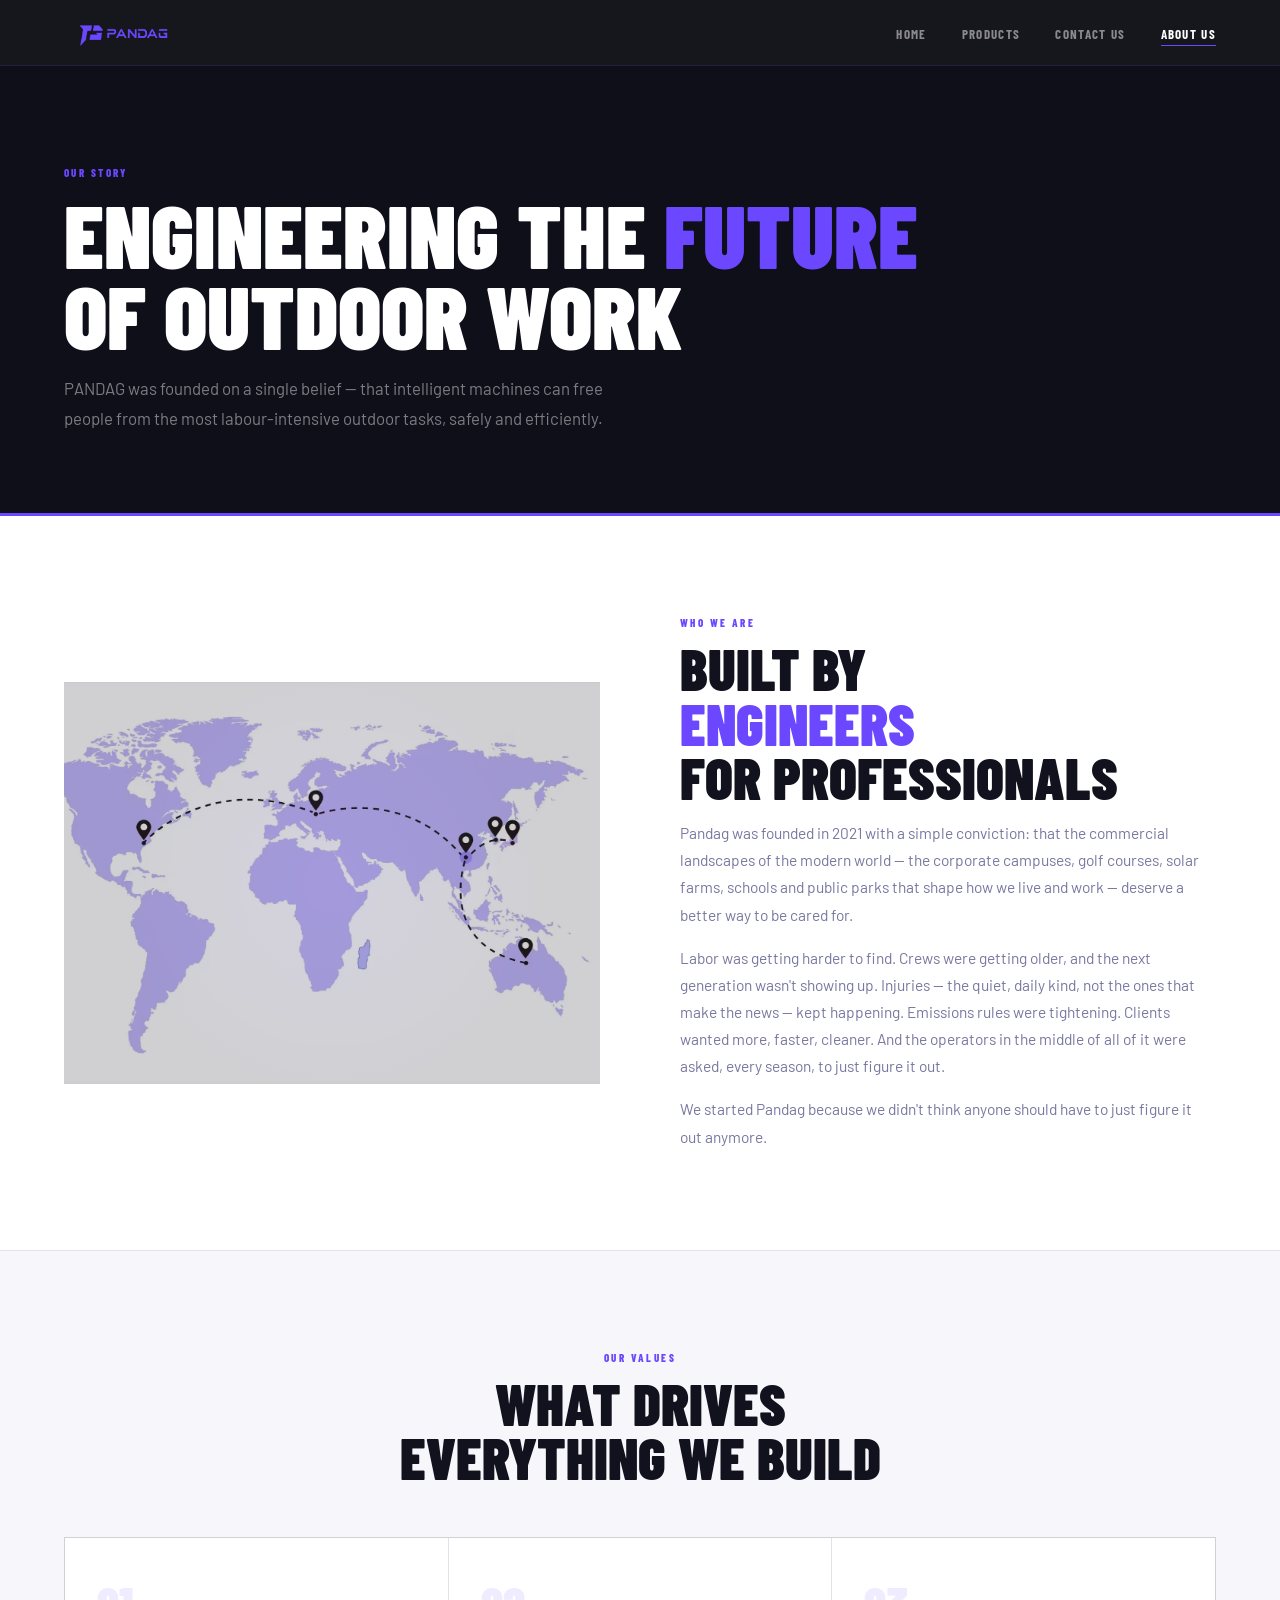
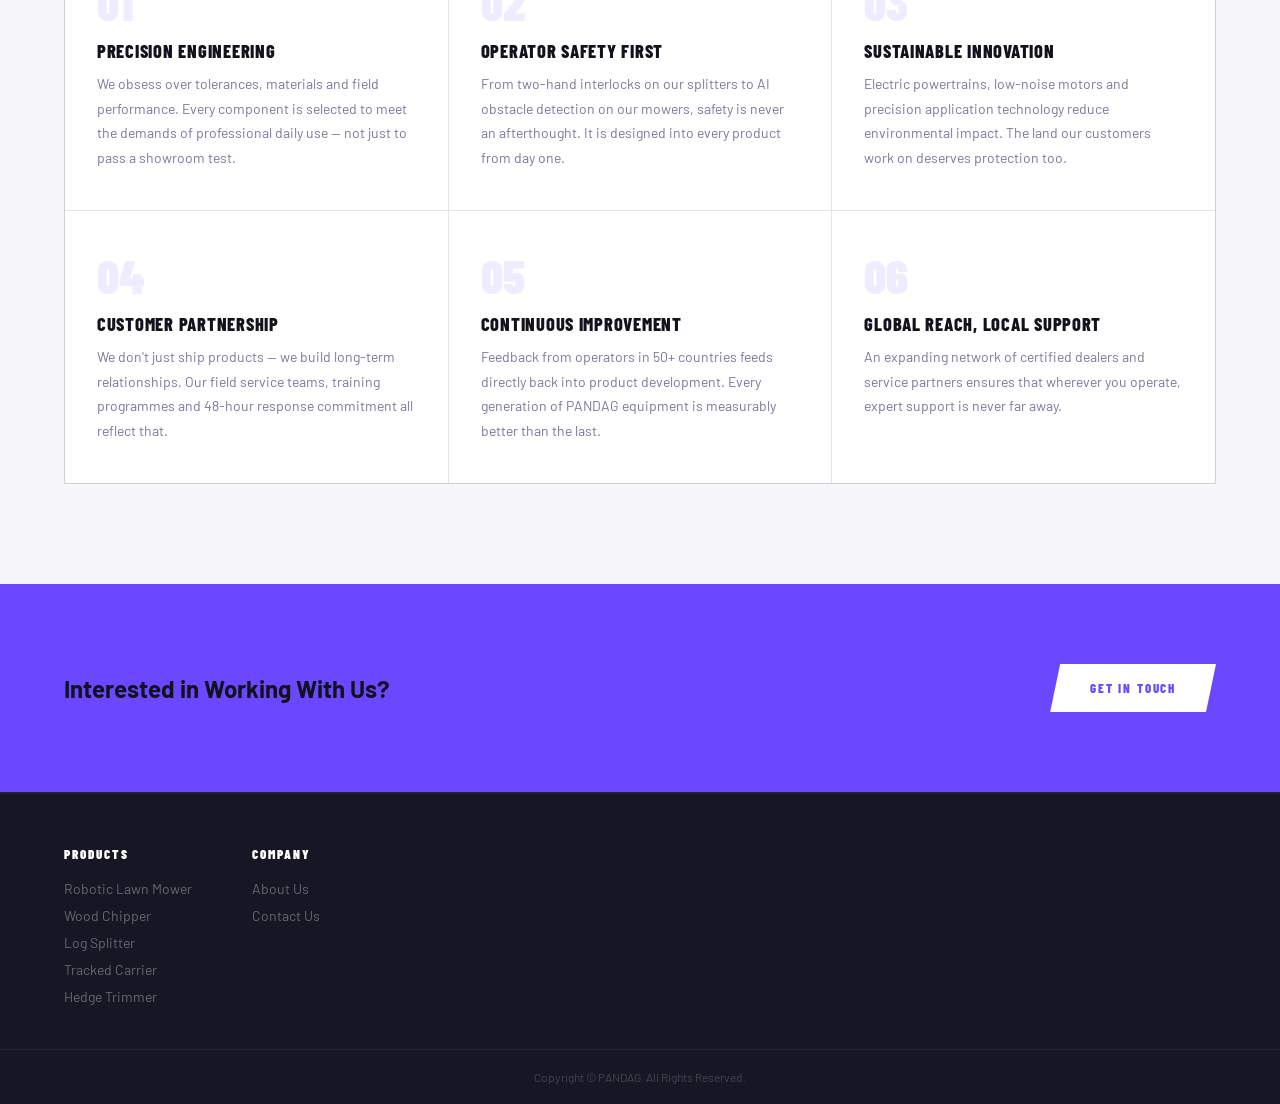
<file: about.html>
<!DOCTYPE html>
<html lang="en">
<head>
<meta charset="UTF-8"><meta name="viewport" content="width=device-width, initial-scale=1.0">
<title>About Us | PANDAG</title>
<link rel="preconnect" href="https://fonts.googleapis.com">
<link href="https://fonts.googleapis.com/css2?family=Barlow+Condensed:wght@400;600;700;800;900&family=Barlow:wght@300;400;500;600&display=swap" rel="stylesheet">
<link rel="stylesheet" href="style.css">
<style>
.page-hero { margin-top:66px; background:var(--dark); border-bottom:3px solid #6B48FF; padding:100px 5vw 80px; }
.page-hero-tag { font-family:'Barlow Condensed',sans-serif; font-size:11px; font-weight:800; letter-spacing:.22em; text-transform:uppercase; color:#6B48FF; margin-bottom:14px; }
.page-hero h1 { font-family:'Barlow Condensed',sans-serif; font-size:clamp(3rem,7vw,6rem); font-weight:900; text-transform:uppercase; color:#fff; line-height:.9; }
.page-hero h1 em { font-style:normal; color:#6B48FF; }
.page-hero p { font-size:1.05rem; color:rgba(255,255,255,.45); line-height:1.75; max-width:540px; margin-top:20px; }

.about-story { padding:100px 5vw; background:var(--white); }
.story-grid { display:grid; grid-template-columns:1fr 1fr; gap:80px; align-items:center; }
.story-img { background:var(--dark2); aspect-ratio:4/3; display:flex; align-items:center; justify-content:center; position:relative; overflow:hidden; }
.story-img::before { content:''; position:absolute; inset:0; background:radial-gradient(circle at 50% 50%, rgba(107,72,255,.25) 0%, transparent 65%); }
.story-img picture { display:block; width:100%; height:100%; }
.story-img img { width:100%; height:100%; object-fit:cover; opacity:.8; }
.story-img-ph { position:relative; z-index:1; display:flex; flex-direction:column; align-items:center; gap:12px; color:rgba(255,255,255,.2); }
.story-img-ph svg { width:60px; height:60px; color:#6B48FF; opacity:.3; }
.story-img-ph span { font-family:'Barlow Condensed',sans-serif; font-size:11px; letter-spacing:.16em; text-transform:uppercase; }
.story-text {}
.story-text .section-desc { max-width:none; }

.values-section { padding:100px 5vw; background:var(--off-white); border-top:1px solid var(--border); }
.values-grid { display:grid; grid-template-columns:repeat(3,1fr); gap:1px; background:var(--border); border:1px solid var(--border); margin-top:52px; }
.value-card { background:var(--white); padding:40px 32px; }
.value-num { font-family:'Barlow Condensed',sans-serif; font-size:3rem; font-weight:900; color:rgba(107,72,255,.1); line-height:1; margin-bottom:14px; }
.value-title { font-family:'Barlow Condensed',sans-serif; font-size:1.15rem; font-weight:800; text-transform:uppercase; letter-spacing:.04em; color:var(--text); margin-bottom:10px; }
.value-desc { font-size:.875rem; color:var(--muted); line-height:1.75; }

.milestones { padding:100px 5vw; background:var(--dark); }
.milestones h2 { color:#fff; }
.timeline { margin-top:56px; display:flex; flex-direction:column; gap:0; border-left:2px solid rgba(107,72,255,.3); padding-left:40px; }
.tl-item { position:relative; padding-bottom:48px; }
.tl-item:last-child { padding-bottom:0; }
.tl-dot { position:absolute; left:-48px; top:4px; width:16px; height:16px; background:#6B48FF; border:3px solid var(--dark); border-radius:50%; }
.tl-year { font-family:'Barlow Condensed',sans-serif; font-size:12px; font-weight:800; letter-spacing:.18em; text-transform:uppercase; color:#6B48FF; margin-bottom:6px; }
.tl-title { font-family:'Barlow Condensed',sans-serif; font-size:1.2rem; font-weight:800; text-transform:uppercase; color:#fff; margin-bottom:6px; }
.tl-desc { font-size:.875rem; color:rgba(255,255,255,.4); line-height:1.7; max-width:560px; }

.team-section { padding:100px 5vw; background:var(--white); border-top:1px solid var(--border); }
.team-grid { display:grid; grid-template-columns:repeat(4,1fr); gap:24px; margin-top:52px; }
.team-card { }
.team-photo { aspect-ratio:1; background:var(--dark2); margin-bottom:16px; display:flex; align-items:center; justify-content:center; overflow:hidden; }
.team-photo img { width:100%; height:100%; object-fit:cover; opacity:.85; }
.team-photo-ph { display:flex; flex-direction:column; align-items:center; gap:8px; }
.team-photo-ph svg { width:40px; height:40px; color:rgba(255,255,255,.15); }
.team-photo-ph span { font-family:'Barlow Condensed',sans-serif; font-size:10px; letter-spacing:.15em; text-transform:uppercase; color:rgba(255,255,255,.2); }
.team-name { font-family:'Barlow Condensed',sans-serif; font-size:1.05rem; font-weight:800; text-transform:uppercase; color:var(--text); margin-bottom:4px; }
.team-role { font-size:.8rem; color:var(--muted); }

@media(max-width:1020px){ .story-grid { grid-template-columns:1fr; gap:40px; } .values-grid { grid-template-columns:1fr 1fr; } .team-grid { grid-template-columns:repeat(2,1fr); } }
@media(max-width:640px){ .values-grid { grid-template-columns:1fr; } .team-grid { grid-template-columns:repeat(2,1fr); } }
</style>
</head>
<body>
<nav>
  <a href="index.html" class="nav-logo">
    <img src="logo-07.png" alt="PANDAG" onerror="this.style.display='none';this.nextElementSibling.style.display='block'">
    <span class="nav-logo-text">PANDAG</span>
  </a>
  <ul class="nav-links">
    <li><a href="index.html">Home</a></li>
    <li><a href="products.html">Products</a></li>
    <li><a href="contact.html">Contact Us</a></li>
    <li><a href="about.html" class="active">About Us</a></li>
  </ul>
</nav>

<section class="page-hero">
  <div class="page-hero-tag">Our Story</div>
  <h1>Engineering the <em>Future</em><br>of Outdoor Work</h1>
  <p>PANDAG was founded on a single belief — that intelligent machines can free people from the most labour-intensive outdoor tasks, safely and efficiently.</p>
</section>

<section class="about-story">
  <div class="story-grid">
    <div class="story-img fade-up">
      <picture>
        <source type="image/avif" srcset="images/14.avif">
        <source type="image/webp" srcset="images/14.webp">
        <img src="images/14.jpg" alt="PANDAG story" loading="lazy" decoding="async">
      </picture>
    </div>
    <div class="fade-up">
      <div class="section-tag">Who We Are</div>
      <h2 class="section-h2">Built by<br><em>Engineers</em><br>for Professionals</h2>
      <p class="section-desc">Pandag was founded in 2021 with a simple conviction: that the commercial landscapes of the modern world — the corporate campuses, golf courses, solar farms, schools and public parks that shape how we live and work — deserve a better way to be cared for.</p>
      <p class="section-desc" style="margin-top:16px;">Labor was getting harder to find. Crews were getting older, and the next generation wasn't showing up. Injuries — the quiet, daily kind, not the ones that make the news — kept happening. Emissions rules were tightening. Clients wanted more, faster, cleaner. And the operators in the middle of all of it were asked, every season, to just figure it out.</p>
      <p class="section-desc" style="margin-top:16px;">We started Pandag because we didn't think anyone should have to just figure it out anymore.</p>
      </div>
    </div>
  </div>
</section>

<section class="values-section">
  <div class="fade-up" style="text-align:center;">
    <div class="section-tag">Our Values</div>
    <h2 class="section-h2">What Drives<br>Everything We Build</h2>
  </div>
  <div class="values-grid">
    <div class="value-card fade-up"><div class="value-num">01</div><div class="value-title">Precision Engineering</div><div class="value-desc">We obsess over tolerances, materials and field performance. Every component is selected to meet the demands of professional daily use — not just to pass a showroom test.</div></div>
    <div class="value-card fade-up"><div class="value-num">02</div><div class="value-title">Operator Safety First</div><div class="value-desc">From two-hand interlocks on our splitters to AI obstacle detection on our mowers, safety is never an afterthought. It is designed into every product from day one.</div></div>
    <div class="value-card fade-up"><div class="value-num">03</div><div class="value-title">Sustainable Innovation</div><div class="value-desc">Electric powertrains, low-noise motors and precision application technology reduce environmental impact. The land our customers work on deserves protection too.</div></div>
    <div class="value-card fade-up"><div class="value-num">04</div><div class="value-title">Customer Partnership</div><div class="value-desc">We don't just ship products — we build long-term relationships. Our field service teams, training programmes and 48-hour response commitment all reflect that.</div></div>
    <div class="value-card fade-up"><div class="value-num">05</div><div class="value-title">Continuous Improvement</div><div class="value-desc">Feedback from operators in 50+ countries feeds directly back into product development. Every generation of PANDAG equipment is measurably better than the last.</div></div>
    <div class="value-card fade-up"><div class="value-num">06</div><div class="value-title">Global Reach, Local Support</div><div class="value-desc">An expanding network of certified dealers and service partners ensures that wherever you operate, expert support is never far away.</div></div>
  </div>
</section>


<section id="cta" style="background:var(--brand);padding:80px 5vw;display:flex;align-items:center;justify-content:space-between;gap:32px;flex-wrap:wrap;">
  <h2 class="cta-h2 fade-up">Interested in <span>Working With Us?</span></h2>
  <a href="contact.html" class="btn-white fade-up">Get in Touch</a>
</section>

<footer>
  <div class="footer-nav-simple">
    <div class="footer-nav-cols">
      <div>
        <div class="footer-nav-title">Products</div>
        <div class="footer-nav-links">
          <a href="products.html">Robotic Lawn Mower</a>
          <a href="products.html">Wood Chipper</a>
          <a href="products.html">Log Splitter</a>
          <a href="products.html">Tracked Carrier</a>
          <a href="products.html">Hedge Trimmer</a>
        </div>
      </div>
      <div>
        <div class="footer-nav-title">Company</div>
        <div class="footer-nav-links">
          <a href="about.html">About Us</a>
          <a href="contact.html">Contact Us</a>
        </div>
      </div>
    </div>
  </div>
  <div class="footer-bottom">Copyright © PANDAG. All Rights Reserved.</div>
</footer>
<script>
const obs=new IntersectionObserver((e)=>{e.forEach((entry,i)=>{if(entry.isIntersecting){setTimeout(()=>entry.target.classList.add('visible'),i*80);obs.unobserve(entry.target);}});},{threshold:.07});
document.querySelectorAll('.fade-up').forEach(el=>obs.observe(el));
</script>
</body>
</html>
</file>
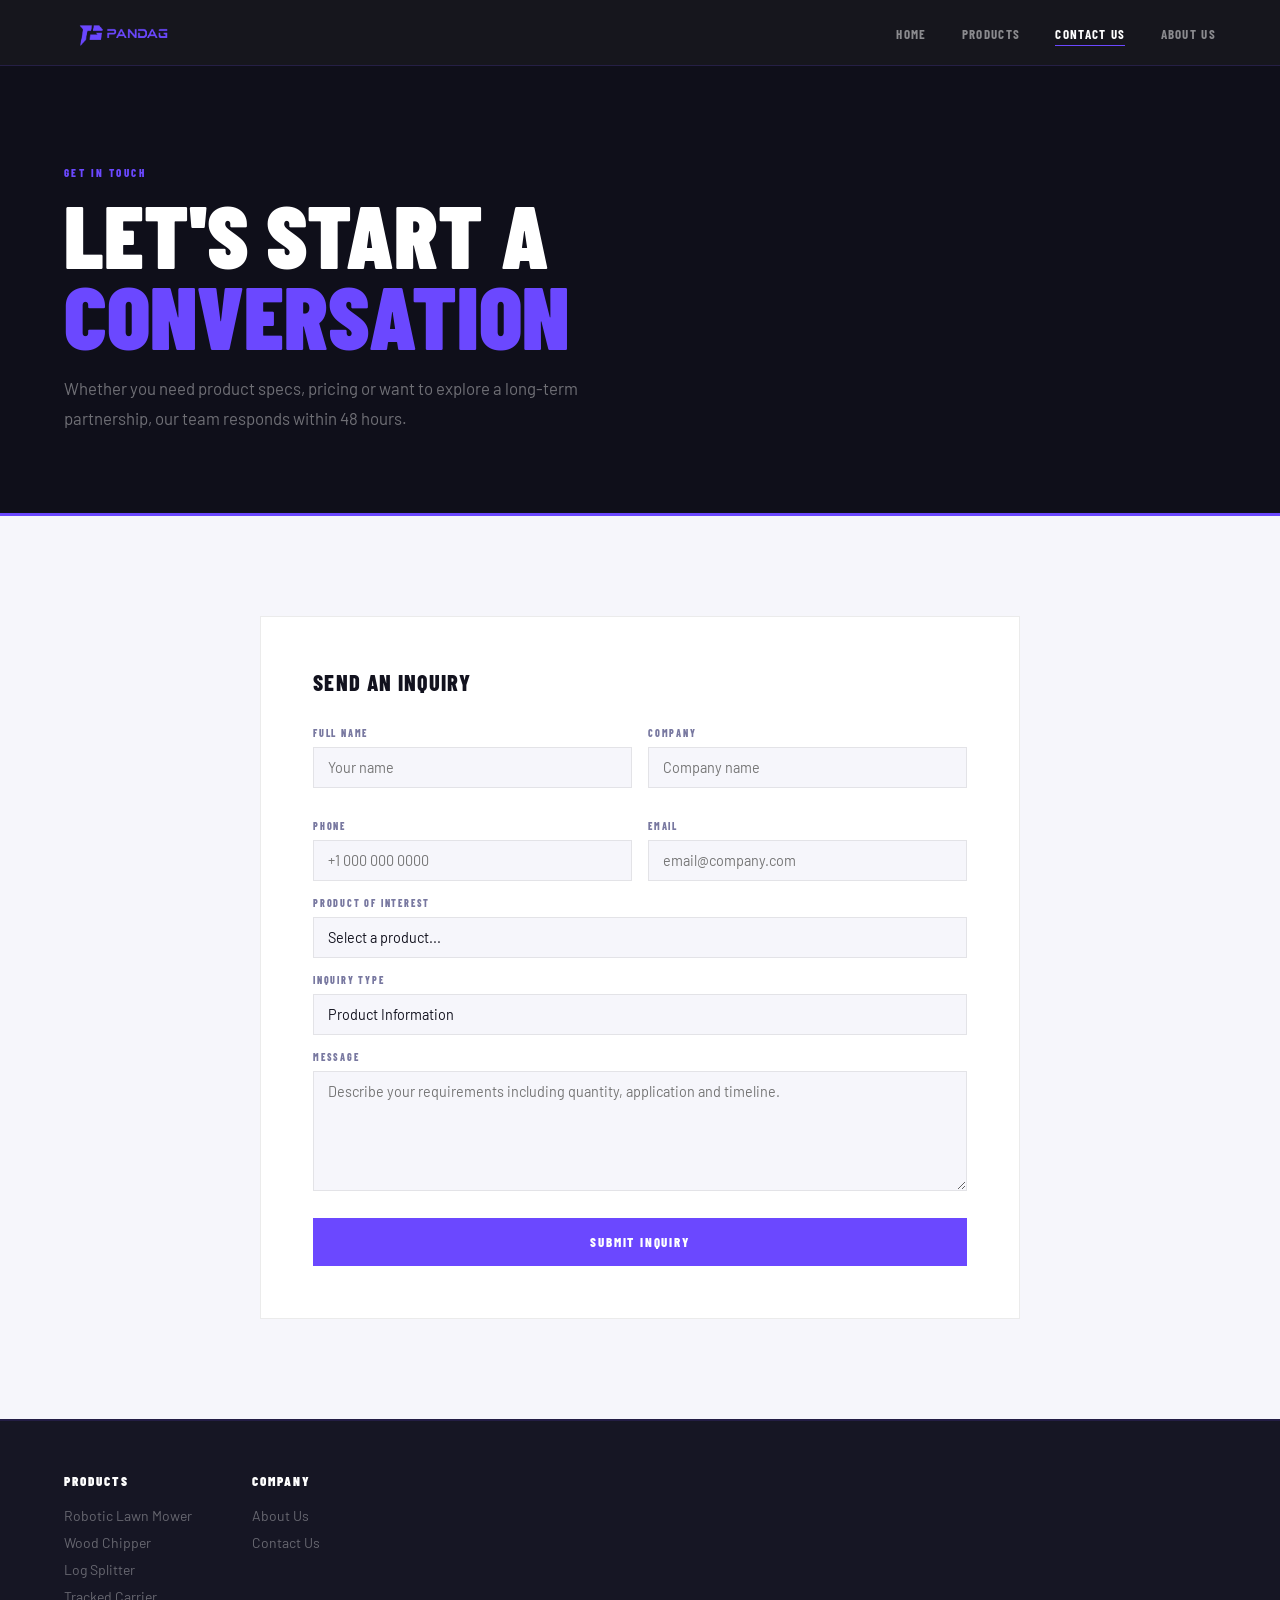
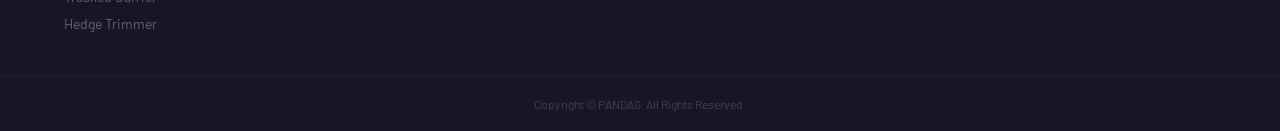
<file: contact.html>
<!DOCTYPE html>
<html lang="en">
<head>
<meta charset="UTF-8"><meta name="viewport" content="width=device-width, initial-scale=1.0">
<title>Contact Us | PANDAG</title>
<link rel="preconnect" href="https://fonts.googleapis.com">
<link href="https://fonts.googleapis.com/css2?family=Barlow+Condensed:wght@400;600;700;800;900&family=Barlow:wght@300;400;500;600&display=swap" rel="stylesheet">
<link rel="stylesheet" href="style.css">
<style>
.page-hero { margin-top:66px; background:var(--dark); border-bottom:3px solid #6B48FF; padding:100px 5vw 80px; }
.page-hero-tag { font-family:'Barlow Condensed',sans-serif; font-size:11px; font-weight:800; letter-spacing:.22em; text-transform:uppercase; color:#6B48FF; margin-bottom:14px; }
.page-hero h1 { font-family:'Barlow Condensed',sans-serif; font-size:clamp(3rem,7vw,6rem); font-weight:900; text-transform:uppercase; color:#fff; line-height:.9; }
.page-hero h1 em { font-style:normal; color:#6B48FF; }
.page-hero p { font-size:1.05rem; color:rgba(255,255,255,.4); line-height:1.75; max-width:540px; margin-top:20px; }

.contact-section { padding:100px 5vw; background:var(--off-white); }
.contact-grid { display:grid; grid-template-columns:1fr 1.5fr; gap:80px; align-items:start; }

.contact-info {}
.info-blocks { display:flex; flex-direction:column; gap:24px; margin-top:36px; }
.info-block { display:flex; gap:16px; align-items:flex-start; }
.info-icon { width:42px; height:42px; flex-shrink:0; border:1px solid var(--border); background:var(--white); display:flex; align-items:center; justify-content:center; color:#6B48FF; }
.info-icon svg { width:18px; height:18px; }
.info-label { font-family:'Barlow Condensed',sans-serif; font-size:10px; font-weight:800; letter-spacing:.16em; text-transform:uppercase; color:var(--muted); margin-bottom:3px; }
.info-val { font-size:.9rem; color:var(--text); }

.form-wrap { background:var(--white); border:1px solid var(--border); padding:52px; }
.form-title { font-family:'Barlow Condensed',sans-serif; font-size:1.4rem; font-weight:800; text-transform:uppercase; letter-spacing:.06em; color:var(--text); margin-bottom:32px; }
.form-grid { display:grid; grid-template-columns:1fr 1fr; gap:16px; }
.form-group { margin-bottom:16px; }
.form-label { display:block; font-family:'Barlow Condensed',sans-serif; font-size:10px; font-weight:800; letter-spacing:.18em; text-transform:uppercase; color:var(--muted); margin-bottom:8px; }
.form-input, .form-textarea, .form-select {
  width:100%; background:var(--off-white); border:1px solid var(--border);
  color:var(--text); font-family:'Barlow',sans-serif; font-size:.9rem;
  padding:11px 14px; outline:none; transition:border-color .2s; appearance:none;
}
.form-input:focus,.form-textarea:focus,.form-select:focus { border-color:#6B48FF; }
.form-textarea { resize:vertical; min-height:120px; }
.form-submit { width:100%; font-family:'Barlow Condensed',sans-serif; font-size:13px; font-weight:800; letter-spacing:.14em; text-transform:uppercase; padding:16px; background:#6B48FF; color:#fff; border:none; cursor:pointer; margin-top:8px; transition:opacity .2s; }
.form-submit:hover { opacity:.85; }

.offices { padding:100px 5vw; background:var(--white); border-top:1px solid var(--border); }
.offices-grid { display:grid; grid-template-columns:repeat(3,1fr); gap:24px; margin-top:52px; }
.office-card { border:1px solid var(--border); padding:32px 28px; }
.office-flag { font-size:2rem; margin-bottom:14px; }
.office-name { font-family:'Barlow Condensed',sans-serif; font-size:1.1rem; font-weight:800; text-transform:uppercase; color:var(--text); margin-bottom:10px; }
.office-detail { font-size:.875rem; color:var(--muted); line-height:1.75; }

@media(max-width:1020px){ .contact-grid{grid-template-columns:1fr;gap:52px;} .offices-grid{grid-template-columns:1fr 1fr;} }
@media(max-width:640px){ .form-grid{grid-template-columns:1fr;} .offices-grid{grid-template-columns:1fr;} }
</style>
</head>
<body>
<nav>
  <a href="index.html" class="nav-logo">
    <img src="logo-07.png" alt="PANDAG" onerror="this.style.display='none';this.nextElementSibling.style.display='block'">
    <span class="nav-logo-text">PANDAG</span>
  </a>
  <ul class="nav-links">
    <li><a href="index.html">Home</a></li>
    <li><a href="products.html">Products</a></li>
    <li><a href="contact.html" class="active">Contact Us</a></li>
    <li><a href="about.html">About Us</a></li>
  </ul>
</nav>

<section class="page-hero">
  <div class="page-hero-tag">Get in Touch</div>
  <h1>Let's Start a<br><em>Conversation</em></h1>
  <p>Whether you need product specs, pricing or want to explore a long-term partnership, our team responds within 48 hours.</p>
</section>

<section class="contact-section">
  <div style="max-width:760px; margin:0 auto;">
    <div class="form-wrap fade-up">
      <div class="form-title">Send an Inquiry</div>
      <div class="form-grid">
        <div class="form-group"><label class="form-label">Full Name</label><input class="form-input" type="text" placeholder="Your name" onfocus="this.style.borderColor='#6B48FF'" onblur="this.style.borderColor='rgba(0,0,0,0.08)'"></div>
        <div class="form-group"><label class="form-label">Company</label><input class="form-input" type="text" placeholder="Company name" onfocus="this.style.borderColor='#6B48FF'" onblur="this.style.borderColor='rgba(0,0,0,0.08)'"></div>
        <div class="form-group"><label class="form-label">Phone</label><input class="form-input" type="tel" placeholder="+1 000 000 0000" onfocus="this.style.borderColor='#6B48FF'" onblur="this.style.borderColor='rgba(0,0,0,0.08)'"></div>
        <div class="form-group"><label class="form-label">Email</label><input class="form-input" type="email" placeholder="email@company.com" onfocus="this.style.borderColor='#6B48FF'" onblur="this.style.borderColor='rgba(0,0,0,0.08)'"></div>
      </div>
      <div class="form-group"><label class="form-label">Product of Interest</label>
        <select class="form-select" onfocus="this.style.borderColor='#6B48FF'" onblur="this.style.borderColor='rgba(0,0,0,0.08)'">
          <option value="">Select a product...</option>
          <option>Robotic Lawn Mower</option>
          <option>Wood Chipper</option>
          <option>Log Splitter</option>
          <option>Tracked Carrier</option>
          <option>Tipper Truck</option>
          <option>Multiple / General Inquiry</option>
        </select>
      </div>
      <div class="form-group"><label class="form-label">Inquiry Type</label>
        <select class="form-select" onfocus="this.style.borderColor='#6B48FF'" onblur="this.style.borderColor='rgba(0,0,0,0.08)'">
          <option>Product Information</option>
          <option>Pricing &amp; Quote</option>
          <option>Dealer Partnership</option>
          <option>Technical Support</option>
          <option>Other</option>
        </select>
      </div>
      <div class="form-group"><label class="form-label">Message</label><textarea class="form-textarea" placeholder="Describe your requirements including quantity, application and timeline." onfocus="this.style.borderColor='#6B48FF'" onblur="this.style.borderColor='rgba(0,0,0,0.08)'"></textarea></div>
      <button class="form-submit" onclick="alert('Thank you for your inquiry. We will respond within 48 hours.')">Submit Inquiry</button>
    </div>
  </div>
</section>
<footer>
  <div class="footer-nav-simple">
    <div class="footer-nav-cols">
      <div>
        <div class="footer-nav-title">Products</div>
        <div class="footer-nav-links">
          <a href="products.html">Robotic Lawn Mower</a>
          <a href="products.html">Wood Chipper</a>
          <a href="products.html">Log Splitter</a>
          <a href="products.html">Tracked Carrier</a>
          <a href="products.html">Hedge Trimmer</a>
        </div>
      </div>
      <div>
        <div class="footer-nav-title">Company</div>
        <div class="footer-nav-links">
          <a href="about.html">About Us</a>
          <a href="contact.html">Contact Us</a>
        </div>
      </div>
    </div>
  </div>
  <div class="footer-bottom">Copyright © PANDAG. All Rights Reserved.</div>
</footer>
<script>
const obs=new IntersectionObserver((e)=>{e.forEach((entry,i)=>{if(entry.isIntersecting){setTimeout(()=>entry.target.classList.add('visible'),i*80);obs.unobserve(entry.target);}});},{threshold:.07});
document.querySelectorAll('.fade-up').forEach(el=>obs.observe(el));
</script>
</body>
</html>
</file>
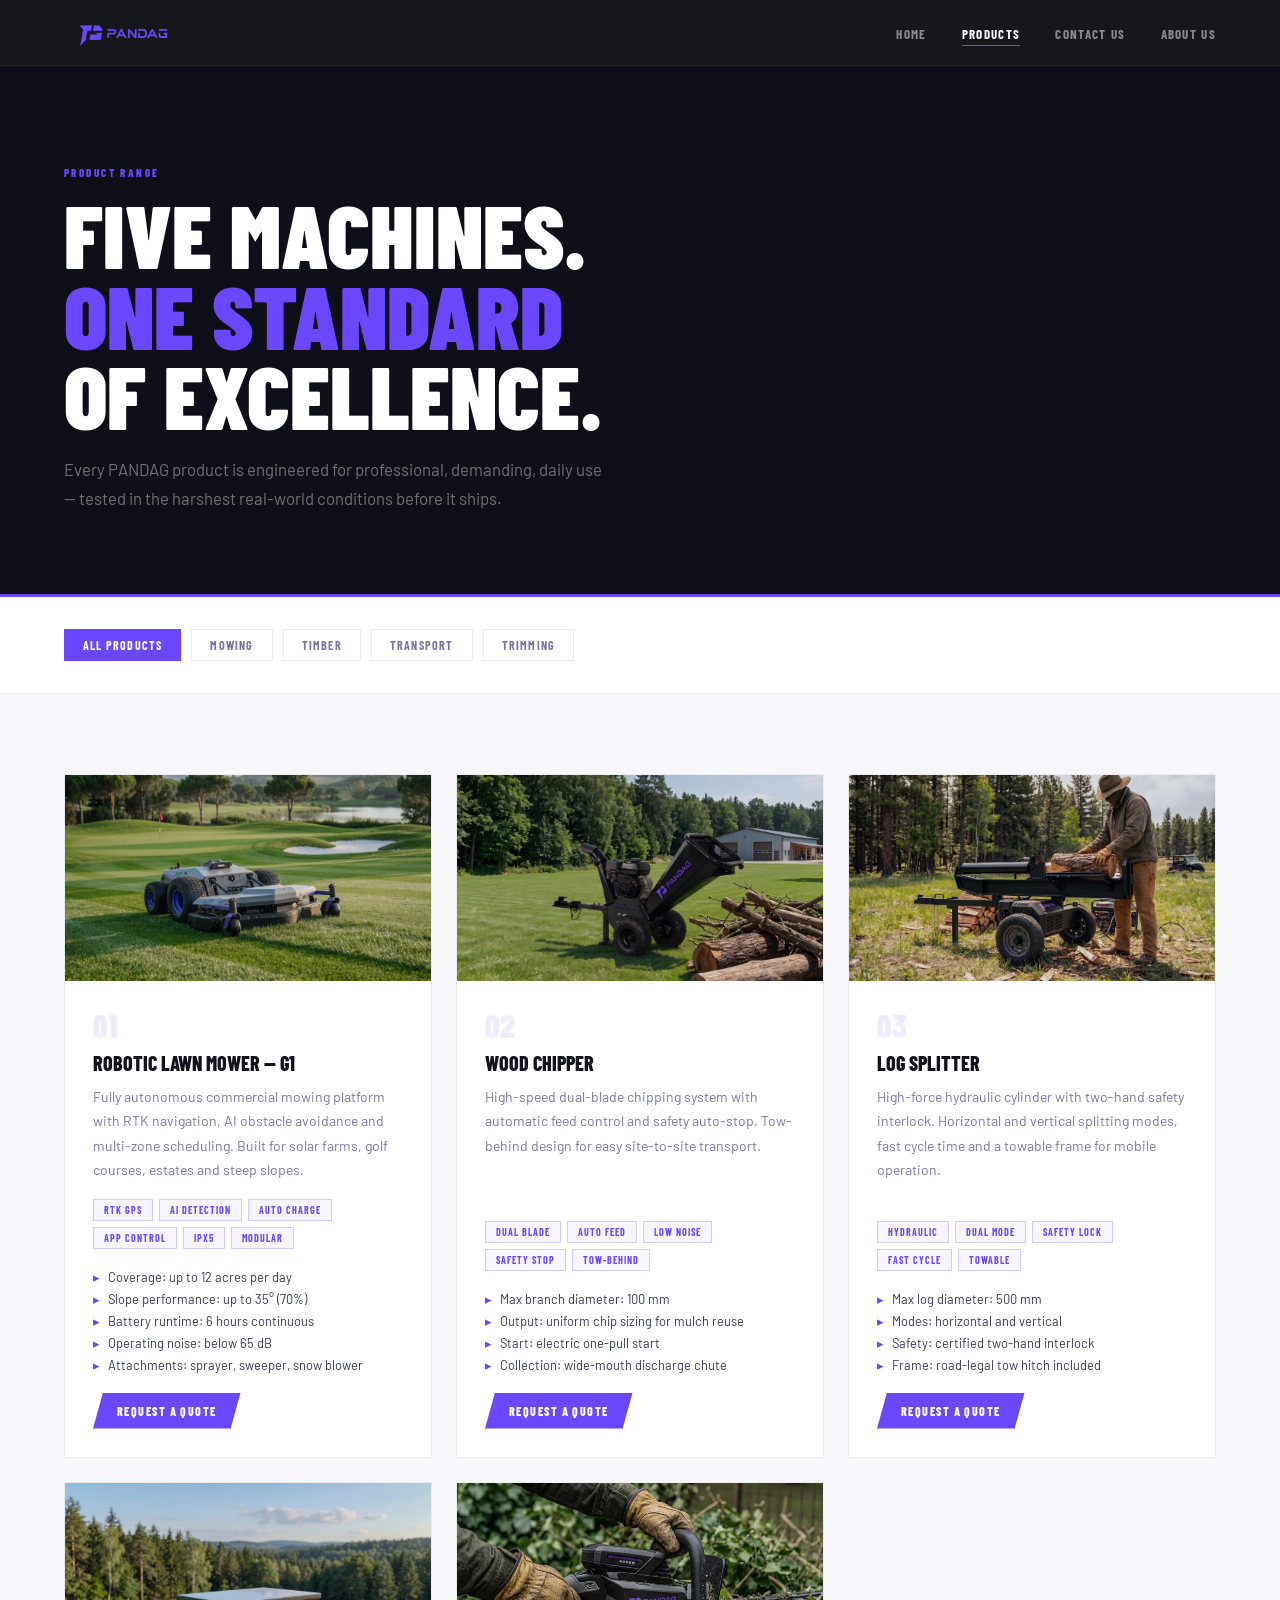
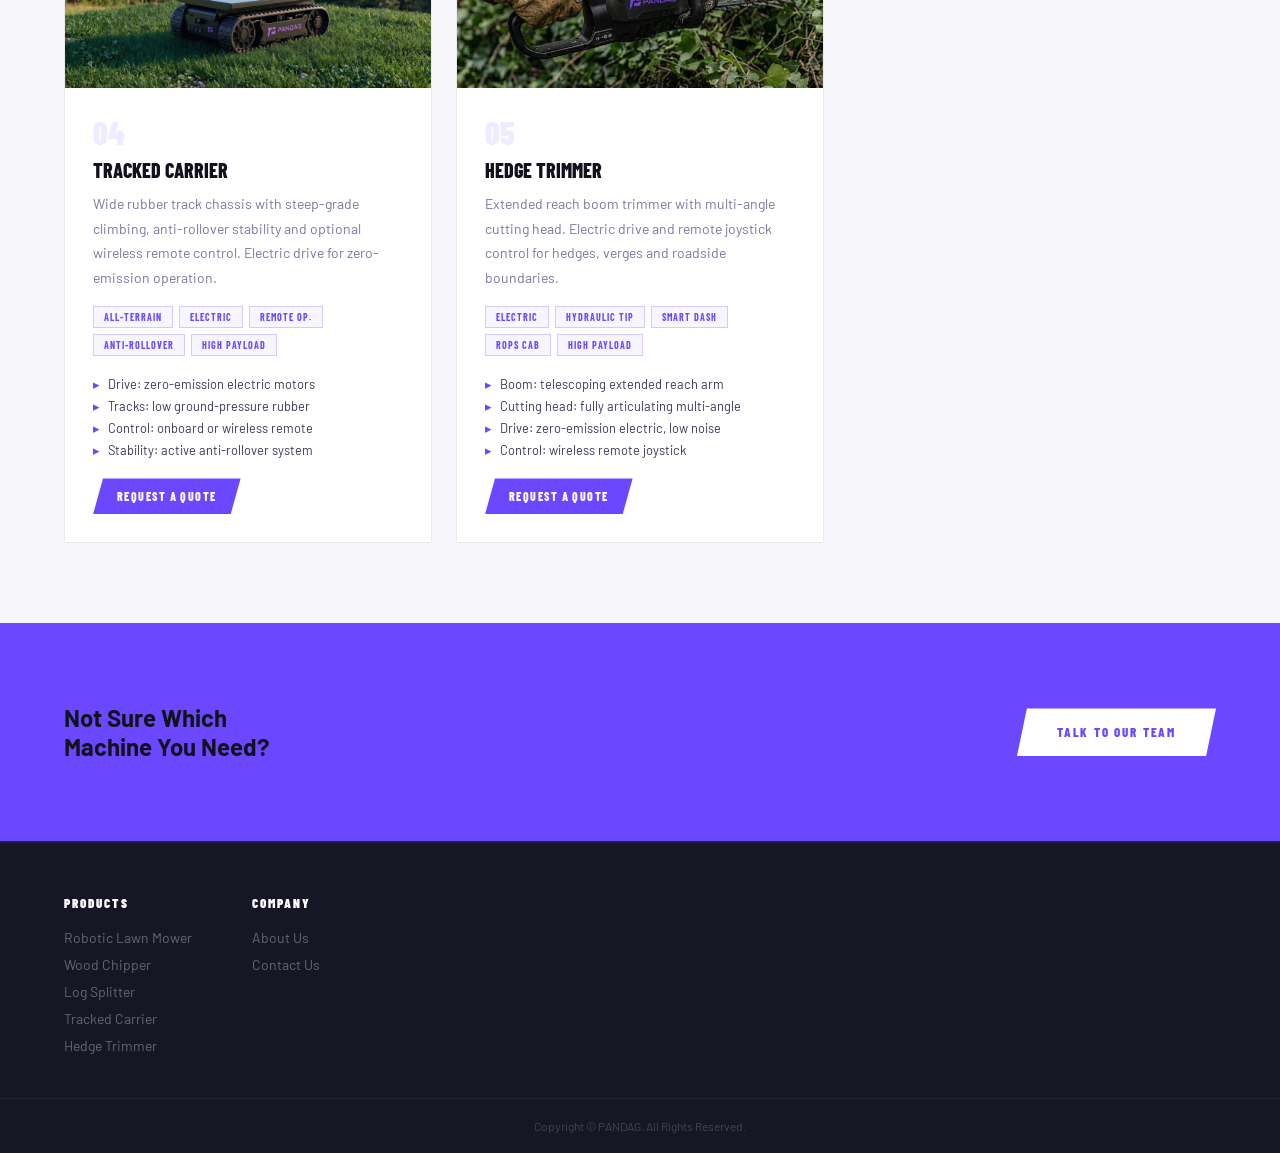
<file: products.html>
<!DOCTYPE html>
<html lang="en">
<head>
<meta charset="UTF-8"><meta name="viewport" content="width=device-width, initial-scale=1.0">
<title>Products | PANDAG</title>
<link rel="preconnect" href="https://fonts.googleapis.com">
<link href="https://fonts.googleapis.com/css2?family=Barlow+Condensed:wght@400;600;700;800;900&family=Barlow:wght@300;400;500;600&display=swap" rel="stylesheet">
<link rel="stylesheet" href="style.css">
<style>
.page-hero { margin-top:66px; background:var(--dark); border-bottom:3px solid #6B48FF; padding:100px 5vw 80px; }
.page-hero-tag { font-family:'Barlow Condensed',sans-serif; font-size:11px; font-weight:800; letter-spacing:.22em; text-transform:uppercase; color:#6B48FF; margin-bottom:14px; }
.page-hero h1 { font-family:'Barlow Condensed',sans-serif; font-size:clamp(3rem,7vw,6rem); font-weight:900; text-transform:uppercase; color:#fff; line-height:.9; }
.page-hero h1 em { font-style:normal; color:#6B48FF; }
.page-hero p { font-size:1.05rem; color:rgba(255,255,255,.4); line-height:1.75; max-width:540px; margin-top:20px; }

/* Filter tabs */
.filter-bar { padding:32px 5vw; background:var(--white); border-bottom:1px solid var(--border); display:flex; gap:10px; flex-wrap:wrap; }
.filter-btn { font-family:'Barlow Condensed',sans-serif; font-size:12px; font-weight:700; letter-spacing:.1em; text-transform:uppercase; padding:8px 18px; border:1px solid var(--border); background:transparent; color:var(--muted); cursor:pointer; transition:all .2s; }
.filter-btn.active,.filter-btn:hover { background:#6B48FF; color:#fff; border-color:#6B48FF; }

/* Product grid */
.products-section { padding:80px 5vw; background:var(--off-white); }
.prod-grid { display:grid; grid-template-columns:repeat(3,1fr); gap:24px; }

/* Full product card */
.prod-card { background:var(--white); border:1px solid var(--border); overflow:hidden; display:flex; flex-direction:column; position:relative; transition:box-shadow .3s, border-color .3s; }
.prod-card::before { content:''; position:absolute; top:0; left:0; right:0; height:3px; background:#6B48FF; transform:scaleX(0); transform-origin:left; transition:transform .4s; z-index:1; }
.prod-card:hover { box-shadow:0 8px 36px rgba(107,72,255,.1); border-color:rgba(107,72,255,.2); }
.prod-card:hover::before { transform:scaleX(1); }
.prod-img { aspect-ratio:16/9; background:var(--dark2); overflow:hidden; position:relative; }
.prod-img picture { display:block; width:100%; height:100%; }
.prod-img img { width:100%; height:100%; object-fit:cover; opacity:.85; transition:transform .5s; }
.prod-card:hover .prod-img img { transform:scale(1.04); }
.prod-img-ph { position:absolute; inset:0; display:flex; flex-direction:column; align-items:center; justify-content:center; gap:10px; }
.prod-img-ph svg { width:48px; height:48px; color:#6B48FF; opacity:.28; }
.prod-img-ph span { font-family:'Barlow Condensed',sans-serif; font-size:10px; letter-spacing:.16em; text-transform:uppercase; color:rgba(255,255,255,.22); }
.prod-body { padding:28px; flex:1; display:flex; flex-direction:column; }
.prod-num { font-family:'Barlow Condensed',sans-serif; font-size:2rem; font-weight:900; color:rgba(107,72,255,.1); line-height:1; margin-bottom:10px; }
.prod-name { font-family:'Barlow Condensed',sans-serif; font-size:1.25rem; font-weight:800; text-transform:uppercase; color:var(--text); margin-bottom:10px; }
.prod-desc { font-size:.875rem; color:var(--muted); line-height:1.75; margin-bottom:16px; flex:1; }
.prod-tags { display:flex; flex-wrap:wrap; gap:6px; margin-bottom:20px; }
.tag { font-family:'Barlow Condensed',sans-serif; font-size:10px; font-weight:700; letter-spacing:.1em; text-transform:uppercase; padding:4px 10px; border:1px solid rgba(107,72,255,.25); color:#6B48FF; background:rgba(107,72,255,.05); }
.prod-specs { list-style:none; display:flex; flex-direction:column; gap:6px; margin-bottom:20px; }
.prod-specs li { display:flex; gap:8px; font-size:.8rem; color:var(--mid); }
.prod-specs li::before { content:'▸'; color:#6B48FF; flex-shrink:0; }
.prod-cta-row { display:flex; gap:12px; flex-wrap:wrap; }

@media(max-width:1020px){ .prod-grid { grid-template-columns:repeat(2,1fr); } }
@media(max-width:640px){ .prod-grid { grid-template-columns:1fr; } }
</style>
</head>
<body>
<nav>
  <a href="index.html" class="nav-logo">
    <img src="logo-07.png" alt="PANDAG" onerror="this.style.display='none';this.nextElementSibling.style.display='block'">
    <span class="nav-logo-text">PANDAG</span>
  </a>
  <ul class="nav-links">
    <li><a href="index.html">Home</a></li>
    <li><a href="products.html" class="active">Products</a></li>
    <li><a href="contact.html">Contact Us</a></li>
    <li><a href="about.html">About Us</a></li>
  </ul>
</nav>

<section class="page-hero">
  <div class="page-hero-tag">Product Range</div>
  <h1>Five Machines.<br><em>One Standard</em><br>of Excellence.</h1>
  <p>Every PANDAG product is engineered for professional, demanding, daily use — tested in the harshest real-world conditions before it ships.</p>
</section>

<div class="filter-bar">
  <button class="filter-btn active" onclick="filterProd(this,'all')">All Products</button>
  <button class="filter-btn" onclick="filterProd(this,'mowing')">Mowing</button>
  <button class="filter-btn" onclick="filterProd(this,'timber')">Timber</button>
  <button class="filter-btn" onclick="filterProd(this,'transport')">Transport</button>
  <button class="filter-btn" onclick="filterProd(this,'trimming')">Trimming</button>
</div>

<section class="products-section">
  <div class="prod-grid" id="prodGrid">

    <div class="prod-card fade-up" data-cat="mowing">
      <div class="prod-img">
        <picture>
          <source type="image/avif" srcset="images/11.avif" />
          <source type="image/webp" srcset="images/11.webp" />
          <img src="images/11.jpg" alt="Robotic Mower" loading="lazy" decoding="async" />
        </picture>
      </div>
      <div class="prod-body">
        <div class="prod-num">01</div>
        <div class="prod-name">Robotic Lawn Mower — G1</div>
        <div class="prod-desc">Fully autonomous commercial mowing platform with RTK navigation, AI obstacle avoidance and multi-zone scheduling. Built for solar farms, golf courses, estates and steep slopes.</div>
        <div class="prod-tags"><span class="tag">RTK GPS</span><span class="tag">AI Detection</span><span class="tag">Auto Charge</span><span class="tag">App Control</span><span class="tag">IPX5</span><span class="tag">Modular</span></div>
        <ul class="prod-specs">
          <li>Coverage: up to 12 acres per day</li>
          <li>Slope performance: up to 35° (70%)</li>
          <li>Battery runtime: 6 hours continuous</li>
          <li>Operating noise: below 65 dB</li>
          <li>Attachments: sprayer, sweeper, snow blower</li>
        </ul>
        <div class="prod-cta-row"><a href="contact.html" class="btn-primary" style="font-size:12px;padding:11px 24px;">Request a Quote</a></div>
      </div>
    </div>

    <div class="prod-card fade-up" data-cat="timber">
      <div class="prod-img">
        <picture>
          <source type="image/avif" srcset="images/6.avif" />
          <source type="image/webp" srcset="images/6.webp" />
          <img src="images/6.jpg" alt="Wood Chipper" loading="lazy" decoding="async" />
        </picture>
      </div>
      <div class="prod-body">
        <div class="prod-num">02</div>
        <div class="prod-name">Wood Chipper</div>
        <div class="prod-desc">High-speed dual-blade chipping system with automatic feed control and safety auto-stop. Tow-behind design for easy site-to-site transport.</div>
        <div class="prod-tags"><span class="tag">Dual Blade</span><span class="tag">Auto Feed</span><span class="tag">Low Noise</span><span class="tag">Safety Stop</span><span class="tag">Tow-Behind</span></div>
        <ul class="prod-specs">
          <li>Max branch diameter: 100 mm</li>
          <li>Output: uniform chip sizing for mulch reuse</li>
          <li>Start: electric one-pull start</li>
          <li>Collection: wide-mouth discharge chute</li>
        </ul>
        <div class="prod-cta-row"><a href="contact.html" class="btn-primary" style="font-size:12px;padding:11px 24px;">Request a Quote</a></div>
      </div>
    </div>

    <div class="prod-card fade-up" data-cat="timber">
      <div class="prod-img">
        <picture>
          <source type="image/avif" srcset="images/4.avif" />
          <source type="image/webp" srcset="images/4.webp" />
          <img src="images/4.jpg" alt="Log Splitter" loading="lazy" decoding="async" />
        </picture>
      </div>
      <div class="prod-body">
        <div class="prod-num">03</div>
        <div class="prod-name">Log Splitter</div>
        <div class="prod-desc">High-force hydraulic cylinder with two-hand safety interlock. Horizontal and vertical splitting modes, fast cycle time and a towable frame for mobile operation.</div>
        <div class="prod-tags"><span class="tag">Hydraulic</span><span class="tag">Dual Mode</span><span class="tag">Safety Lock</span><span class="tag">Fast Cycle</span><span class="tag">Towable</span></div>
        <ul class="prod-specs">
          <li>Max log diameter: 500 mm</li>
          <li>Modes: horizontal and vertical</li>
          <li>Safety: certified two-hand interlock</li>
          <li>Frame: road-legal tow hitch included</li>
        </ul>
        <div class="prod-cta-row"><a href="contact.html" class="btn-primary" style="font-size:12px;padding:11px 24px;">Request a Quote</a></div>
      </div>
    </div>

    <div class="prod-card fade-up" data-cat="transport">
      <div class="prod-img">
        <picture>
          <source type="image/avif" srcset="images/7.avif" />
          <source type="image/webp" srcset="images/7.webp" />
          <img src="images/7.jpg" alt="Tracked Carrier" loading="lazy" decoding="async" />
        </picture>
      </div>
      <div class="prod-body">
        <div class="prod-num">04</div>
        <div class="prod-name">Tracked Carrier</div>
        <div class="prod-desc">Wide rubber track chassis with steep-grade climbing, anti-rollover stability and optional wireless remote control. Electric drive for zero-emission operation.</div>
        <div class="prod-tags"><span class="tag">All-Terrain</span><span class="tag">Electric</span><span class="tag">Remote Op.</span><span class="tag">Anti-Rollover</span><span class="tag">High Payload</span></div>
        <ul class="prod-specs">
          <li>Drive: zero-emission electric motors</li>
          <li>Tracks: low ground-pressure rubber</li>
          <li>Control: onboard or wireless remote</li>
          <li>Stability: active anti-rollover system</li>
        </ul>
        <div class="prod-cta-row"><a href="contact.html" class="btn-primary" style="font-size:12px;padding:11px 24px;">Request a Quote</a></div>
      </div>
    </div>

    <div class="prod-card fade-up" data-cat="transport">
      <div class="prod-img">
        <picture>
          <source type="image/avif" srcset="images/9.avif" />
          <source type="image/webp" srcset="images/9.webp" />
          <img src="images/9.jpg" alt="Hedge Trimmer" loading="lazy" decoding="async" />
        </picture>
      </div>
      <div class="prod-body">
        <div class="prod-num">05</div>
        <div class="prod-name">Hedge Trimmer</div>
        <div class="prod-desc">Extended reach boom trimmer with multi-angle cutting head. Electric drive and remote joystick control for hedges, verges and roadside boundaries.</div>
        <div class="prod-tags"><span class="tag">Electric</span><span class="tag">Hydraulic Tip</span><span class="tag">Smart Dash</span><span class="tag">ROPS Cab</span><span class="tag">High Payload</span></div>
        <ul class="prod-specs">
          <li>Boom: telescoping extended reach arm</li>
          <li>Cutting head: fully articulating multi-angle</li>
          <li>Drive: zero-emission electric, low noise</li>
          <li>Control: wireless remote joystick</li>
        </ul>
        <div class="prod-cta-row"><a href="contact.html" class="btn-primary" style="font-size:12px;padding:11px 24px;">Request a Quote</a></div>
      </div>
    </div>

  </div>
</section>

<section id="cta" style="background:var(--brand);padding:80px 5vw;display:flex;align-items:center;justify-content:space-between;gap:32px;flex-wrap:wrap;">
  <h2 class="cta-h2 fade-up">Not Sure Which<br><span>Machine You Need?</span></h2>
  <a href="contact.html" class="btn-white fade-up">Talk to Our Team</a>
</section>

<footer>
  <div class="footer-nav-simple">
    <div class="footer-nav-cols">
      <div>
        <div class="footer-nav-title">Products</div>
        <div class="footer-nav-links">
          <a href="products.html">Robotic Lawn Mower</a>
          <a href="products.html">Wood Chipper</a>
          <a href="products.html">Log Splitter</a>
          <a href="products.html">Tracked Carrier</a>
          <a href="products.html">Hedge Trimmer</a>
        </div>
      </div>
      <div>
        <div class="footer-nav-title">Company</div>
        <div class="footer-nav-links">
          <a href="about.html">About Us</a>
          <a href="contact.html">Contact Us</a>
        </div>
      </div>
    </div>
  </div>
  <div class="footer-bottom">Copyright © PANDAG. All Rights Reserved.</div>
</footer>
<script>
function filterProd(btn, cat) {
  document.querySelectorAll('.filter-btn').forEach(b=>b.classList.remove('active'));
  btn.classList.add('active');
  document.querySelectorAll('.prod-card').forEach(c=>{
    c.style.display=(cat==='all'||c.dataset.cat===cat)?'flex':'none';
  });
}
const obs=new IntersectionObserver((e)=>{e.forEach((entry,i)=>{if(entry.isIntersecting){setTimeout(()=>entry.target.classList.add('visible'),i*80);obs.unobserve(entry.target);}});},{threshold:.07});
document.querySelectorAll('.fade-up').forEach(el=>obs.observe(el));
</script>
</body>
</html>
</file>
<file: style.css>
*, *::before, *::after { box-sizing: border-box; margin: 0; padding: 0; }
:root {
  --brand: #6B48FF;
  --black: #08080f;
  --dark: #0f0f1a;
  --dark2: #161624;
  --white: #ffffff;
  --off-white: #f6f6fb;
  --text: #12121e;
  --mid: #3a3a5a;
  --muted: #7878a0;
  --border: rgba(0,0,0,0.08);
  --border-brand: rgba(107,72,255,0.2);
}
html { scroll-behavior: smooth; }
body { font-family: 'Barlow', sans-serif; background: var(--white); color: var(--text); overflow-x: hidden; }

/* ─── NAV ─── */
nav {
  position: fixed; top: 0; left: 0; right: 0; z-index: 200;
  display: flex; align-items: center; justify-content: space-between;
  padding: 0 5vw; height: 66px;
  background: rgba(8,8,15,0.94); backdrop-filter: blur(20px);
  border-bottom: 1px solid rgba(107,72,255,0.18);
}
.nav-logo { display:flex; align-items:center; text-decoration:none; }
.nav-logo img { height: 68px; }
.nav-logo-text { font-family:'Barlow Condensed',sans-serif; font-size:1.6rem; font-weight:900; color:#6B48FF; letter-spacing:.05em; display:none; }
.nav-links { display:flex; gap:2.2rem; list-style:none; }
.nav-links a {
  font-family:'Barlow Condensed',sans-serif; font-size:13px; font-weight:700;
  letter-spacing:.1em; text-transform:uppercase; color:rgba(255,255,255,.5);
  text-decoration:none; transition:color .2s; position:relative;
}
.nav-links a::after { content:''; position:absolute; bottom:-4px; left:0; right:0; height:1px; background:#6B48FF; transform:scaleX(0); transition:transform .25s; }
.nav-links a:hover, .nav-links a.active { color:#fff; }
.nav-links a:hover::after, .nav-links a.active::after { transform:scaleX(1); }

/* ─── BUTTONS ─── */
.btn-primary {
  font-family:'Barlow Condensed',sans-serif; font-size:13px; font-weight:800;
  letter-spacing:.12em; text-transform:uppercase; padding:14px 34px;
  background:#6B48FF; color:#fff; border:none; cursor:pointer;
  text-decoration:none; display:inline-block;
  clip-path:polygon(10px 0%,100% 0%,calc(100% - 10px) 100%,0% 100%);
  transition:opacity .2s, transform .2s;
}
.btn-primary:hover { opacity:.85; transform:translateY(-2px); }
.btn-ghost {
  font-family:'Barlow Condensed',sans-serif; font-size:13px; font-weight:700;
  letter-spacing:.12em; text-transform:uppercase; padding:13px 34px;
  background:transparent; color:rgba(255,255,255,.75);
  border:1px solid rgba(255,255,255,.28); cursor:pointer;
  text-decoration:none; display:inline-block;
  clip-path:polygon(10px 0%,100% 0%,calc(100% - 10px) 100%,0% 100%);
  transition:border-color .2s, color .2s;
}
.btn-ghost:hover { border-color:#6B48FF; color:#6B48FF; }
.btn-white {
  font-family:'Barlow Condensed',sans-serif; font-size:13px; font-weight:800;
  letter-spacing:.14em; text-transform:uppercase; padding:16px 40px;
  background:#fff; color:#6B48FF; border:none; cursor:pointer;
  text-decoration:none; display:inline-block; white-space:nowrap;
  clip-path:polygon(10px 0%,100% 0%,calc(100% - 10px) 100%,0% 100%);
  transition:opacity .2s;
}
.btn-white:hover { opacity:.9; }
.btn-outline-dark {
  font-family:'Barlow Condensed',sans-serif; font-size:13px; font-weight:700;
  letter-spacing:.12em; text-transform:uppercase; padding:13px 34px;
  background:transparent; color:var(--brand);
  border:1px solid var(--brand); cursor:pointer;
  text-decoration:none; display:inline-block;
  clip-path:polygon(10px 0%,100% 0%,calc(100% - 10px) 100%,0% 100%);
  transition:background .2s, color .2s;
}
.btn-outline-dark:hover { background:var(--brand); color:#fff; }

/* ─── SECTION SHARED ─── */
.section-tag {
  font-family:'Barlow Condensed',sans-serif; font-size:11px; font-weight:800;
  letter-spacing:.22em; text-transform:uppercase; color:#6B48FF; margin-bottom:12px;
}
.section-h2 {
  font-family:'Barlow Condensed',sans-serif;
  font-size:clamp(2.2rem,4.5vw,3.6rem); font-weight:900;
  text-transform:uppercase; line-height:.95; color:var(--text);
}
.section-h2 em { font-style:normal; color:#6B48FF; }
.section-desc { font-size:.97rem; color:var(--muted); line-height:1.75; margin-top:14px; }

/* ─── FADE IN ─── */
.fade-up { opacity:0; transform:translateY(26px); transition:opacity .7s ease, transform .7s ease; }
.fade-up.visible { opacity:1; transform:translateY(0); }

/* ─── FOOTER ─── */
footer { background:var(--dark2); border-top:1px solid rgba(107,72,255,.15); }
.footer-top {
  padding:56px 5vw 44px;
  display:grid; grid-template-columns:1fr 1fr; gap:60px; align-items:start;
}
.footer-brand img { height:30px; margin-bottom:20px; display:block; }
.footer-contact-line { display:flex; align-items:center; gap:24px; flex-wrap:wrap; margin-bottom:20px; }
.footer-contact-line a { font-family:'Barlow Condensed',sans-serif; font-size:14px; font-weight:600; color:rgba(255,255,255,.5); text-decoration:none; transition:color .2s; }
.footer-contact-line a:hover { color:#6B48FF; }
.footer-contact-line span { color:rgba(255,255,255,.15); }
.footer-social { display:flex; gap:12px; }
.social-icon { width:34px; height:34px; border:1px solid rgba(255,255,255,.12); display:flex; align-items:center; justify-content:center; color:rgba(255,255,255,.4); text-decoration:none; transition:border-color .2s, color .2s; }
.social-icon:hover { border-color:#6B48FF; color:#6B48FF; }
.social-icon svg { width:15px; height:15px; }
.newsletter-label { font-family:'Barlow Condensed',sans-serif; font-size:11px; font-weight:800; letter-spacing:.2em; text-transform:uppercase; color:rgba(255,255,255,.35); margin-bottom:14px; }
.newsletter-row { display:flex; }
.newsletter-input { flex:1; background:rgba(255,255,255,.06); border:1px solid rgba(255,255,255,.12); border-right:none; color:#fff; font-family:'Barlow',sans-serif; font-size:.875rem; padding:11px 16px; outline:none; }
.newsletter-input:focus { border-color:#6B48FF; }
.newsletter-btn { font-family:'Barlow Condensed',sans-serif; font-size:12px; font-weight:800; letter-spacing:.1em; text-transform:uppercase; padding:11px 20px; background:#6B48FF; color:#fff; border:none; cursor:pointer; white-space:nowrap; }
.newsletter-btn:hover { opacity:.85; }
.newsletter-consent { display:flex; align-items:flex-start; gap:10px; font-size:.78rem; color:rgba(255,255,255,.28); line-height:1.5; margin-top:10px; }
.newsletter-consent input { margin-top:2px; flex-shrink:0; accent-color:#6B48FF; }
.newsletter-consent a { color:#6B48FF; }
.footer-nav-grid { padding:36px 5vw 44px; display:grid; grid-template-columns:repeat(2,1fr); gap:40px; border-top:1px solid rgba(255,255,255,.06); max-width:420px; }
.footer-nav-title { font-family:'Barlow Condensed',sans-serif; font-size:13px; font-weight:900; letter-spacing:.16em; text-transform:uppercase; color:#fff; margin-bottom:18px; }
.footer-nav-links { display:flex; flex-direction:column; gap:10px; }
.footer-nav-links a { font-size:.875rem; color:rgba(255,255,255,.35); text-decoration:none; transition:color .2s; }
.footer-nav-links a:hover { color:#6B48FF; }
.footer-bottom { border-top:1px solid rgba(255,255,255,.06); padding:20px 5vw; text-align:center; font-size:12px; color:rgba(255,255,255,.2); }

/* ─── RESPONSIVE SHARED ─── */
@media (max-width:720px) {
  .nav-links { gap:1.2rem; }
  .footer-top { grid-template-columns:1fr; gap:36px; }
  .footer-nav-grid { grid-template-columns:1fr; max-width:none; }
}

/* ─── SIMPLIFIED FOOTER ─── */
.footer-nav-simple {
  padding:52px 5vw 44px;
  display:flex; align-items:flex-start; justify-content:space-between; gap:48px;
  flex-wrap:wrap; border-top:1px solid rgba(107,72,255,.15);
}
/* Nav cols on the LEFT */
.footer-nav-cols { display:flex; gap:60px; flex-wrap:wrap; }
@media(max-width:720px){
  .footer-nav-simple { flex-direction:column-reverse; gap:36px; }
  .footer-nav-cols { gap:32px; }
  .footer-logo-link { align-self:flex-start; }
}
@media(max-width:480px){
  .footer-nav-cols { flex-direction:column; gap:28px; }
}
</file>
